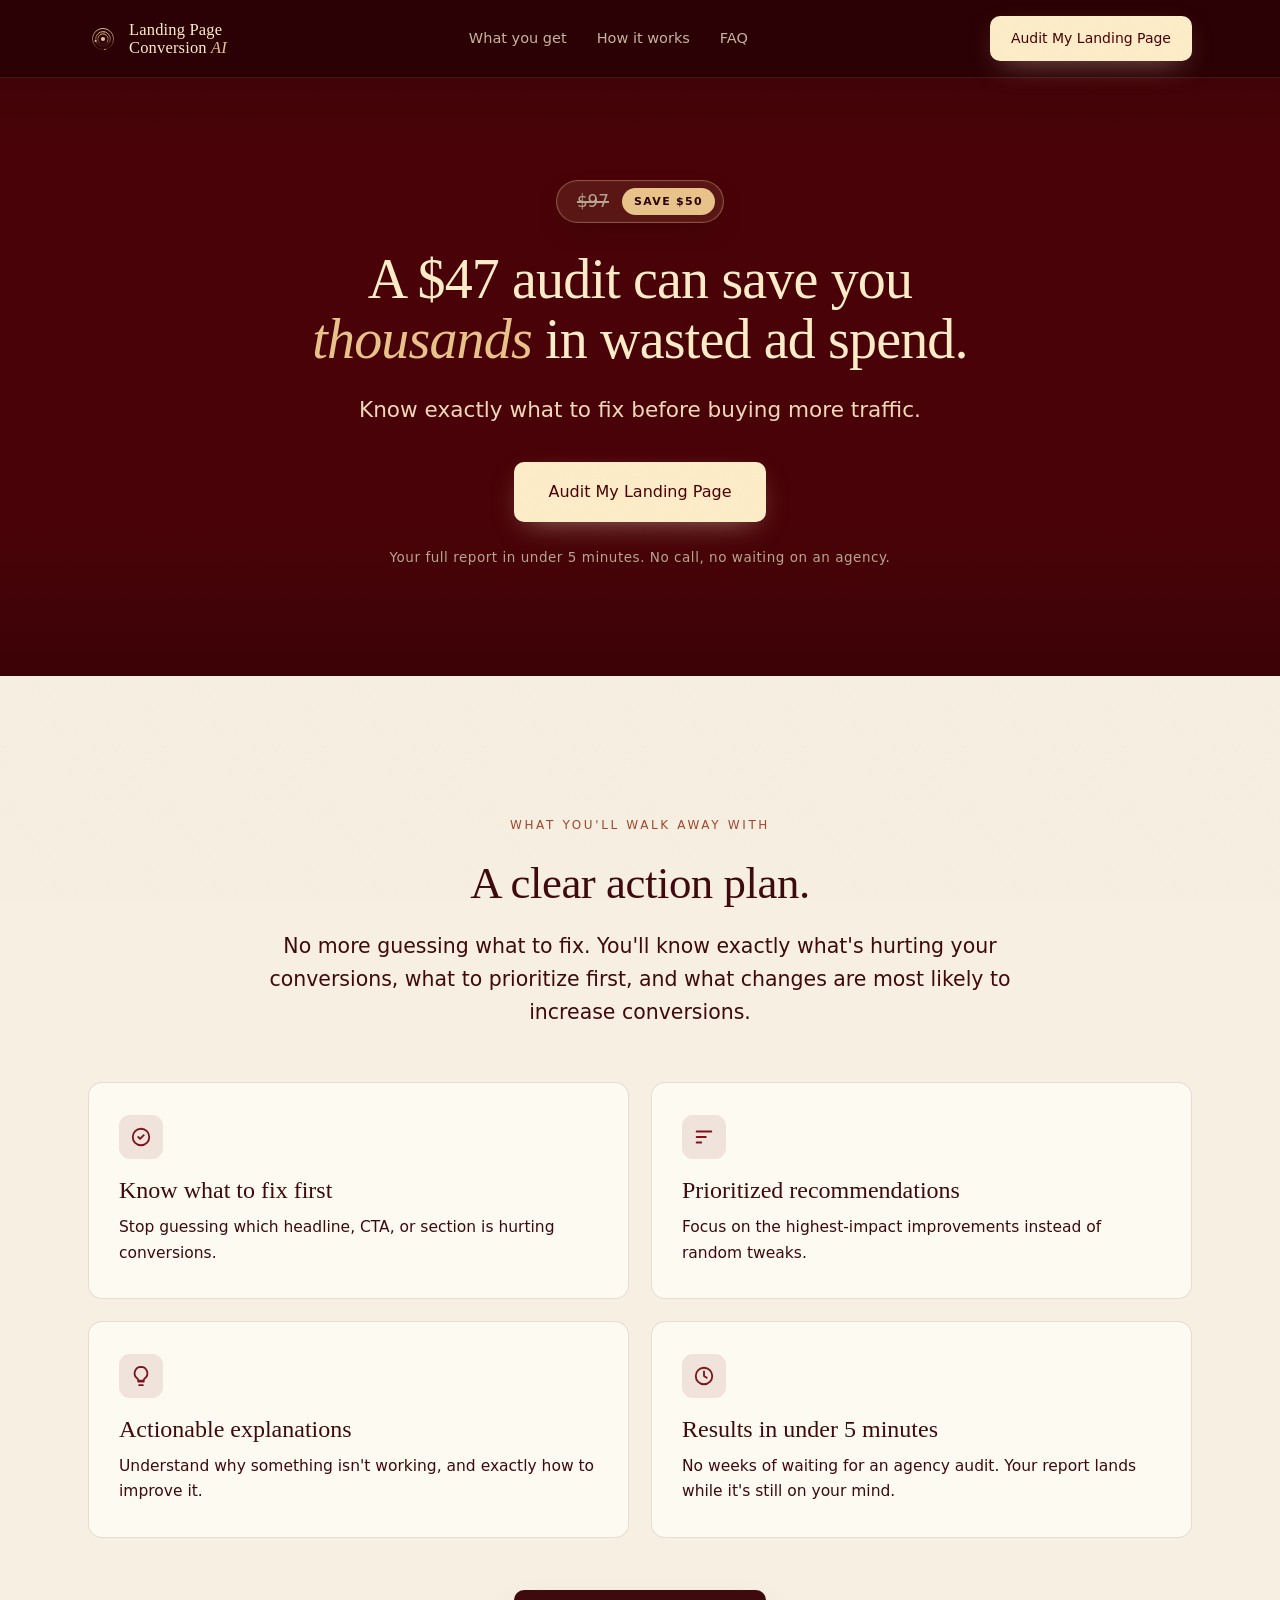
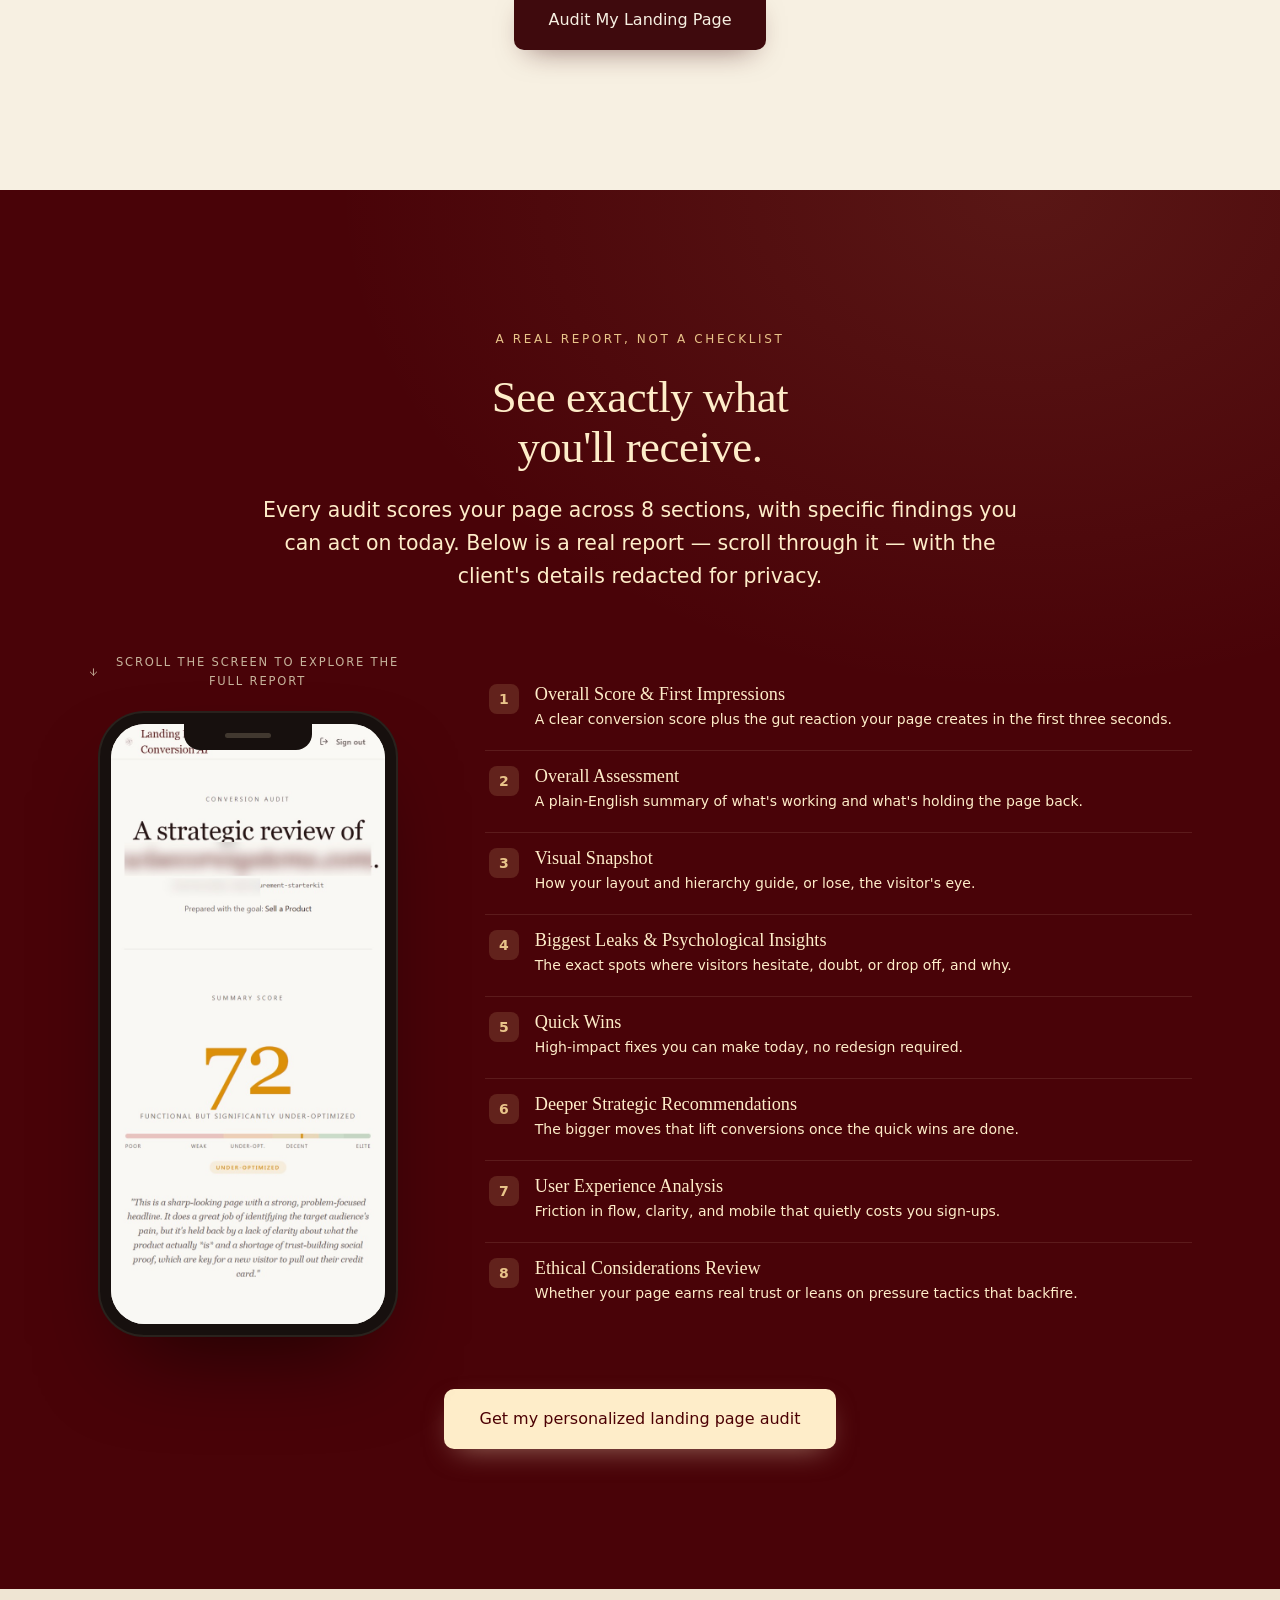
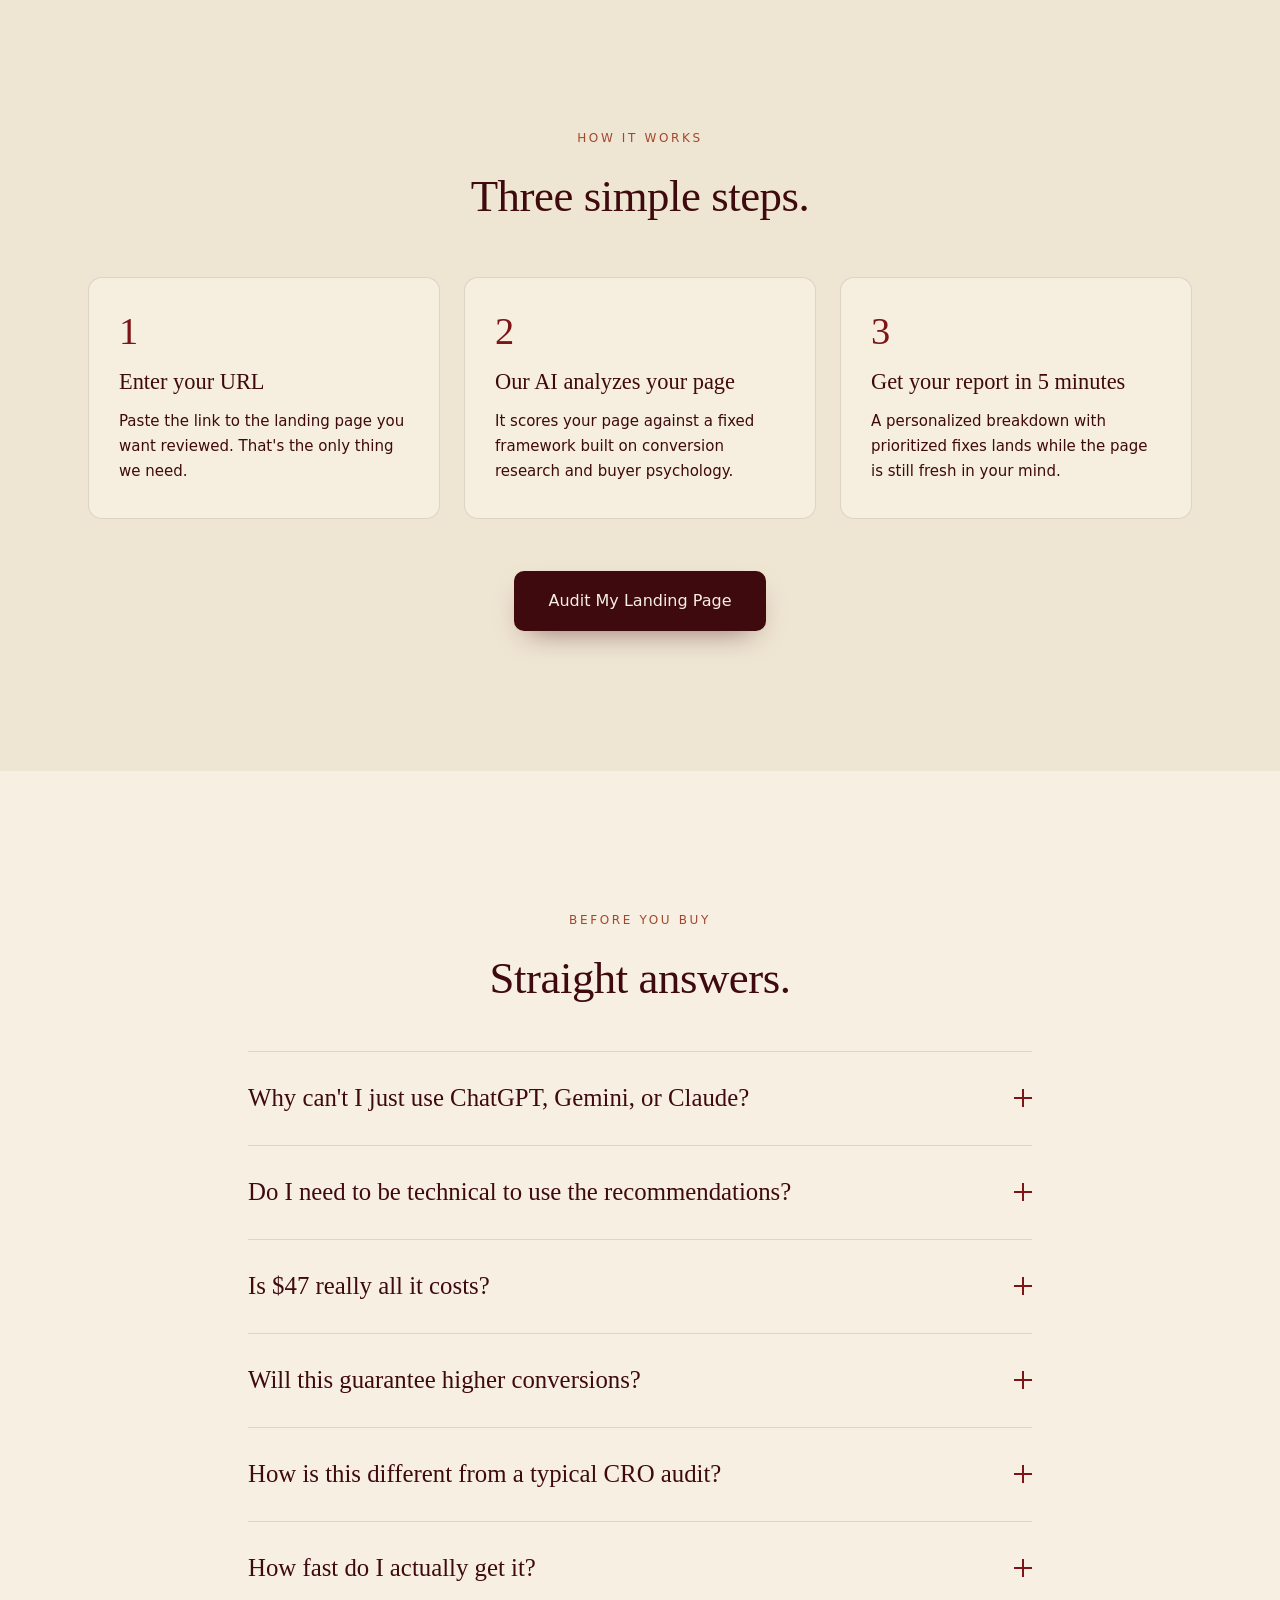
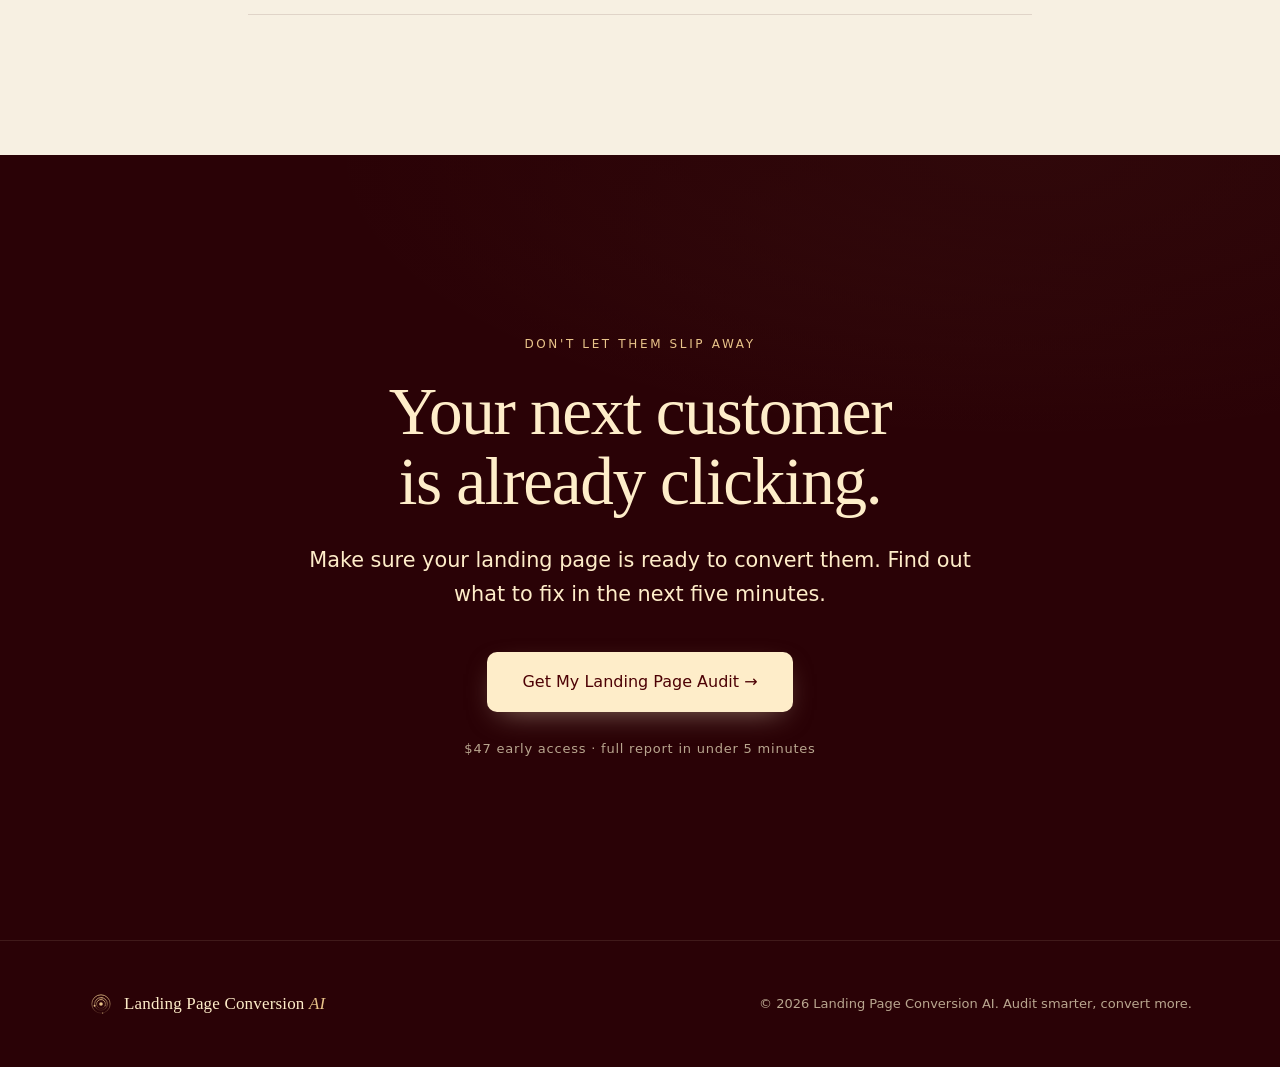
<file: landing-page-conversion-ai/index.html>
<!DOCTYPE html>
<html lang="en">
<head>
  <meta charset="UTF-8" />
  <meta name="viewport" content="width=device-width, initial-scale=1.0" />
  <title>Landing Page Conversion AI · $47 Landing Page Audit</title>
  <meta name="description" content="A $47 AI audit that shows you exactly what to fix on your landing page before you spend another dollar on traffic. Prioritized, actionable recommendations in under 5 minutes." />

  <!-- Analytics + heatmap (GA4 + Microsoft Clarity) — IDs live in analytics.js -->
  <script src="../analytics.js"></script>

  <link rel="stylesheet" href="../styles.css" />
  <link rel="stylesheet" href="audit.css" />
</head>
<body>
  <div class="grain" aria-hidden="true"></div>

  <!-- ============ NAV ============ -->
  <header class="nav" id="nav">
    <div class="nav__inner">
      <a class="brand" href="#top" aria-label="Landing Page Conversion AI home">
        <span class="brand__mark" aria-hidden="true">
          <svg viewBox="0 0 258 258" role="img" aria-label="Landing Page Conversion AI">
            <g class="rl-static">
              <circle cx="129" cy="129" r="44" fill="none" stroke="url(#rg1)"/>
              <circle cx="129" cy="129" r="63" fill="none" stroke="url(#rg2)"/>
              <circle cx="129" cy="129" r="91" fill="none" stroke="url(#rg3)"/>
            </g>
            <g class="ripples-orbit">
              <circle cx="145.6" cy="218.6" r="5.8" fill="currentColor"/>
              <circle cx="138.8" cy="66.8" r="5.2" fill="currentColor"/>
              <circle cx="170.1" cy="146.1" r="4.7" fill="currentColor"/>
              <circle cx="65.2" cy="146.2" r="9" fill="currentColor"/>
            </g>
            <circle cx="129" cy="129" r="18" fill="currentColor" class="ripples-core"/>
            <g fill="none" stroke="currentColor">
              <circle cx="129" cy="129" r="30" class="ripple-ring"/>
              <circle cx="129" cy="129" r="30" class="ripple-ring delay-1"/>
              <circle cx="129" cy="129" r="30" class="ripple-ring delay-2"/>
            </g>
            <defs>
              <linearGradient id="rg1" x1="129" y1="85" x2="129" y2="173" gradientUnits="userSpaceOnUse"><stop stop-color="currentColor"/><stop offset="0.84" stop-color="currentColor" stop-opacity="0.26"/><stop offset="1" stop-color="currentColor" stop-opacity="0.12"/></linearGradient>
              <linearGradient id="rg2" x1="129" y1="66" x2="129" y2="192" gradientUnits="userSpaceOnUse"><stop stop-color="currentColor"/><stop offset="0.84" stop-color="currentColor" stop-opacity="0.26"/><stop offset="1" stop-color="currentColor" stop-opacity="0.12"/></linearGradient>
              <linearGradient id="rg3" x1="129" y1="37" x2="129" y2="220" gradientUnits="userSpaceOnUse"><stop stop-color="currentColor"/><stop offset="0.84" stop-color="currentColor" stop-opacity="0.26"/><stop offset="1" stop-color="currentColor" stop-opacity="0.12"/></linearGradient>
            </defs>
          </svg>
        </span>
        <span class="brand__word">Landing&nbsp;Page<br/>Conversion&nbsp;<em>AI</em></span>
      </a>
      <nav class="nav__links" aria-label="Primary">
        <a href="#receive">What you get</a>
        <a href="#how">How it works</a>
        <a href="#faq">FAQ</a>
      </nav>
      <a href="https://whop.com/joined/ripples-space/products/landing-page-conversion-ai/" class="btn btn--cream nav__cta" target="_blank" rel="noopener">Audit My Landing Page</a>
    </div>
  </header>

  <main id="top">

    <!-- ============ HERO (red · single column, centered) ============ -->
    <section class="hero hero--audit" id="hero">
      <div class="hero__veil" aria-hidden="true"></div>

      <div class="hero__inner">
        <div class="hero__copy">
          <div class="price-tag reveal" aria-label="Normally 97 dollars — save 50 dollars">
            <s class="price-tag__was" aria-hidden="true">$97</s>
            <span class="price-tag__off">Save $50</span>
          </div>
          <h1 class="hero__title reveal">A $47 audit can save you <em>thousands</em> in wasted ad spend.</h1>
          <p class="hero__sub reveal">Know exactly what to fix before buying more traffic.</p>
          <div class="hero__actions reveal">
            <a href="https://whop.com/joined/ripples-space/products/landing-page-conversion-ai/" class="btn btn--cream btn--lg magnetic" target="_blank" rel="noopener">Audit My Landing Page</a>
          </div>
          <p class="hero__trust reveal">Your full report in under 5 minutes. No call, no waiting on an agency.</p>
        </div>
      </div>
    </section>

    <!-- ============ WHAT YOU'LL WALK AWAY WITH (light) ============ -->
    <section class="section" id="benefits">
      <div class="wrap">
        <div class="head--center">
          <p class="eyebrow reveal">What you'll walk away with</p>
          <h2 class="section__title center reveal">A clear action plan.</h2>
        </div>
        <p class="lede center reveal">No more guessing what to fix. You'll know exactly what's hurting your conversions, what to prioritize first, and what changes are most likely to increase conversions.</p>

        <div class="benefits">
          <article class="benefit reveal">
            <span class="benefit__ic" aria-hidden="true">
              <svg viewBox="0 0 24 24" fill="none" stroke="currentColor" stroke-width="2" stroke-linecap="round" stroke-linejoin="round"><path d="m9 12 2 2 4-4"/><circle cx="12" cy="12" r="9"/></svg>
            </span>
            <h3>Know what to fix first</h3>
            <p>Stop guessing which headline, CTA, or section is hurting conversions.</p>
          </article>
          <article class="benefit reveal">
            <span class="benefit__ic" aria-hidden="true">
              <svg viewBox="0 0 24 24" fill="none" stroke="currentColor" stroke-width="2" stroke-linecap="round" stroke-linejoin="round"><line x1="4" y1="6" x2="20" y2="6"/><line x1="4" y1="12" x2="14" y2="12"/><line x1="4" y1="18" x2="9" y2="18"/></svg>
            </span>
            <h3>Prioritized recommendations</h3>
            <p>Focus on the highest-impact improvements instead of random tweaks.</p>
          </article>
          <article class="benefit reveal">
            <span class="benefit__ic" aria-hidden="true">
              <svg viewBox="0 0 24 24" fill="none" stroke="currentColor" stroke-width="2" stroke-linecap="round" stroke-linejoin="round"><path d="M9 18h6"/><path d="M10 22h4"/><path d="M12 2a7 7 0 0 0-4 12.7c.6.5 1 1.3 1 2.3h6c0-1 .4-1.8 1-2.3A7 7 0 0 0 12 2Z"/></svg>
            </span>
            <h3>Actionable explanations</h3>
            <p>Understand why something isn't working, and exactly how to improve it.</p>
          </article>
          <article class="benefit reveal">
            <span class="benefit__ic" aria-hidden="true">
              <svg viewBox="0 0 24 24" fill="none" stroke="currentColor" stroke-width="2" stroke-linecap="round" stroke-linejoin="round"><circle cx="12" cy="12" r="9"/><path d="M12 7v5l3 2"/></svg>
            </span>
            <h3>Results in under 5 minutes</h3>
            <p>No weeks of waiting for an agency audit. Your report lands while it's still on your mind.</p>
          </article>
        </div>

        <div class="section__cta">
          <a href="https://whop.com/joined/ripples-space/products/landing-page-conversion-ai/" class="btn btn--ink btn--lg magnetic" target="_blank" rel="noopener">Audit My Landing Page</a>
        </div>
      </div>
    </section>

    <!-- ============ SEE EXACTLY WHAT YOU'LL RECEIVE (red) ============ -->
    <section class="section sec--red" id="receive">
      <div class="wrap">
        <div class="head--center">
          <p class="eyebrow center reveal">A real report, not a checklist</p>
          <h2 class="section__title center reveal">See exactly what you'll receive.</h2>
        </div>
        <p class="lede center receive__lede reveal">Every audit scores your page across 8 sections, with specific findings you can act on today. Below is a real report — scroll through it — with the client's details redacted for privacy.</p>

        <div class="receive-grid">
          <!-- real audit inside a phone frame; scroll within the screen -->
          <div class="receive-phone reveal">
            <p class="phone__hint" aria-hidden="true">
              <svg viewBox="0 0 24 24" fill="none" stroke="currentColor" stroke-width="2" stroke-linecap="round" stroke-linejoin="round"><path d="M12 5v14"/><path d="m19 12-7 7-7-7"/></svg>
              Scroll the screen to explore the full report
            </p>
            <div class="phone">
              <span class="phone__notch" aria-hidden="true"></span>
              <div class="phone__screen">
                <div class="phone__scroll">
                  <img src="assets/sample-audit-mobile.jpg" width="650" height="12372" loading="lazy"
                       alt="A real Landing Page Conversion AI audit report, with the client's domain redacted: overall score of 72, first impressions, a full-page snapshot of the reviewed page, the biggest conversion leaks, quick wins, deeper recommendations, UX analysis, and ethical notes." />
                </div>
              </div>
            </div>
          </div>

          <!-- the 8 report sections, annotated -->
          <div class="callouts reveal">
            <div class="callout">
              <span class="callout__num">1</span>
              <div class="callout__tx"><h4>Overall Score &amp; First Impressions</h4><p>A clear conversion score plus the gut reaction your page creates in the first three seconds.</p></div>
            </div>
            <div class="callout">
              <span class="callout__num">2</span>
              <div class="callout__tx"><h4>Overall Assessment</h4><p>A plain-English summary of what's working and what's holding the page back.</p></div>
            </div>
            <div class="callout">
              <span class="callout__num">3</span>
              <div class="callout__tx"><h4>Visual Snapshot</h4><p>How your layout and hierarchy guide, or lose, the visitor's eye.</p></div>
            </div>
            <div class="callout">
              <span class="callout__num">4</span>
              <div class="callout__tx"><h4>Biggest Leaks &amp; Psychological Insights</h4><p>The exact spots where visitors hesitate, doubt, or drop off, and why.</p></div>
            </div>
            <div class="callout">
              <span class="callout__num">5</span>
              <div class="callout__tx"><h4>Quick Wins</h4><p>High-impact fixes you can make today, no redesign required.</p></div>
            </div>
            <div class="callout">
              <span class="callout__num">6</span>
              <div class="callout__tx"><h4>Deeper Strategic Recommendations</h4><p>The bigger moves that lift conversions once the quick wins are done.</p></div>
            </div>
            <div class="callout">
              <span class="callout__num">7</span>
              <div class="callout__tx"><h4>User Experience Analysis</h4><p>Friction in flow, clarity, and mobile that quietly costs you sign-ups.</p></div>
            </div>
            <div class="callout">
              <span class="callout__num">8</span>
              <div class="callout__tx"><h4>Ethical Considerations Review</h4><p>Whether your page earns real trust or leans on pressure tactics that backfire.</p></div>
            </div>
          </div>
        </div>

        <div class="section__cta">
          <a href="https://whop.com/joined/ripples-space/products/landing-page-conversion-ai/" class="btn btn--cream btn--lg magnetic" target="_blank" rel="noopener">Get my personalized landing page audit</a>
        </div>
      </div>
    </section>

    <!-- ============ HOW IT WORKS (light) ============ -->
    <section class="section sec--alt" id="how">
      <div class="wrap">
        <div class="head--center">
          <p class="eyebrow reveal">How it works</p>
          <h2 class="section__title center reveal">Three simple steps.</h2>
        </div>

        <div class="steps">
          <article class="step reveal">
            <span class="step__num">1</span>
            <h3>Enter your URL</h3>
            <p>Paste the link to the landing page you want reviewed. That's the only thing we need.</p>
          </article>
          <article class="step reveal">
            <span class="step__num">2</span>
            <h3>Our AI analyzes your page</h3>
            <p>It scores your page against a fixed framework built on conversion research and buyer psychology.</p>
          </article>
          <article class="step reveal">
            <span class="step__num">3</span>
            <h3>Get your report in 5 minutes</h3>
            <p>A personalized breakdown with prioritized fixes lands while the page is still fresh in your mind.</p>
          </article>
        </div>

        <div class="section__cta">
          <a href="https://whop.com/joined/ripples-space/products/landing-page-conversion-ai/" class="btn btn--ink btn--lg magnetic" target="_blank" rel="noopener">Audit My Landing Page</a>
        </div>
      </div>
    </section>

    <!-- ============ FAQ (light) ============ -->
    <section class="section" id="faq">
      <div class="wrap wrap--narrow">
        <div class="head--center">
          <p class="eyebrow reveal">Before you buy</p>
          <h2 class="section__title center reveal">Straight answers.</h2>
        </div>

        <div class="accordion">
          <details class="qa reveal">
            <summary>Why can't I just use ChatGPT, Gemini, or Claude?<span class="qa__x"></span></summary>
            <div class="qa__a"><p>You can, but general AI models are designed to answer almost anything. This tool is specifically built for landing page conversion optimization. It uses a specialized evaluation framework based on CRO best practices, conversion psychology, UX, copywriting, and accessibility to deliver consistent, prioritized, and actionable recommendations, far more detailed and nuanced than a general chatbot's one-off reply.</p></div>
          </details>
          <details class="qa reveal">
            <summary>Do I need to be technical to use the recommendations?<span class="qa__x"></span></summary>
            <div class="qa__a"><p>Not at all. Every recommendation is written in plain language and explains both the <em>why</em> and the <em>how</em>. Whether you built the page yourself or work with a team, you'll know exactly what to change.</p></div>
          </details>
          <details class="qa reveal">
            <summary>Is $47 really all it costs?<span class="qa__x"></span></summary>
            <div class="qa__a"><p>Yes. $47 is early-access pricing (regular $97) for a full audit, no upsell required to get value. It's a fraction of what one round of wasted ad spend costs you, and a fraction of an agency audit.</p></div>
          </details>
          <details class="qa reveal">
            <summary>Will this guarantee higher conversions?<span class="qa__x"></span></summary>
            <div class="qa__a"><p>No honest audit can promise a specific number. What it does is remove the guesswork: clearer messaging, stronger trust, and less friction create the conditions for better performance. You'll know precisely what to improve first.</p></div>
          </details>
          <details class="qa reveal">
            <summary>How is this different from a typical CRO audit?<span class="qa__x"></span></summary>
            <div class="qa__a"><p>Traditional CRO audits often require hiring a consultant and waiting days or weeks for feedback. Our AI delivers a comprehensive audit in minutes using a framework based on proven conversion principles, highlighting the biggest opportunities to improve conversions and prioritize your next steps.</p></div>
          </details>
          <details class="qa reveal">
            <summary>How fast do I actually get it?<span class="qa__x"></span></summary>
            <div class="qa__a"><p>Under five minutes. You enter your URL, the AI runs the full assessment, and your personalized report is ready, no calls to book and no waiting days for an agency.</p></div>
          </details>
        </div>
      </div>
    </section>

    <!-- ============ FINAL CTA (red) ============ -->
    <section class="section sec--red cta" id="get-audit">
      <div class="wrap wrap--narrow cta__inner">
        <p class="eyebrow center reveal">Don't let them slip away</p>
        <h2 class="cta__title reveal">Your next customer is already clicking.</h2>
        <p class="cta__sub reveal">Make sure your landing page is ready to convert them. Find out what to fix in the next five minutes.</p>
        <div class="cta__actions reveal">
          <a href="https://whop.com/joined/ripples-space/products/landing-page-conversion-ai/" class="btn btn--cream btn--lg magnetic" target="_blank" rel="noopener">Get My Landing Page Audit →</a>
        </div>
        <p class="cta__note reveal">$47 early access · full report in under 5 minutes</p>
      </div>
    </section>
  </main>

  <!-- ============ FOOTER ============ -->
  <footer class="footer">
    <div class="wrap footer__inner">
      <div class="footer__brand">
        <span class="brand__mark" aria-hidden="true">
          <svg viewBox="0 0 258 258" role="img" aria-label="Landing Page Conversion AI">
            <g class="rl-static">
              <circle cx="129" cy="129" r="44" fill="none" stroke="url(#rg1f)"/>
              <circle cx="129" cy="129" r="63" fill="none" stroke="url(#rg2f)"/>
              <circle cx="129" cy="129" r="91" fill="none" stroke="url(#rg3f)"/>
            </g>
            <g class="ripples-orbit">
              <circle cx="145.6" cy="218.6" r="5.8" fill="currentColor"/>
              <circle cx="138.8" cy="66.8" r="5.2" fill="currentColor"/>
              <circle cx="170.1" cy="146.1" r="4.7" fill="currentColor"/>
              <circle cx="65.2" cy="146.2" r="9" fill="currentColor"/>
            </g>
            <circle cx="129" cy="129" r="18" fill="currentColor" class="ripples-core"/>
            <g fill="none" stroke="currentColor">
              <circle cx="129" cy="129" r="30" class="ripple-ring"/>
              <circle cx="129" cy="129" r="30" class="ripple-ring delay-1"/>
              <circle cx="129" cy="129" r="30" class="ripple-ring delay-2"/>
            </g>
            <defs>
              <linearGradient id="rg1f" x1="129" y1="85" x2="129" y2="173" gradientUnits="userSpaceOnUse"><stop stop-color="currentColor"/><stop offset="0.84" stop-color="currentColor" stop-opacity="0.26"/><stop offset="1" stop-color="currentColor" stop-opacity="0.12"/></linearGradient>
              <linearGradient id="rg2f" x1="129" y1="66" x2="129" y2="192" gradientUnits="userSpaceOnUse"><stop stop-color="currentColor"/><stop offset="0.84" stop-color="currentColor" stop-opacity="0.26"/><stop offset="1" stop-color="currentColor" stop-opacity="0.12"/></linearGradient>
              <linearGradient id="rg3f" x1="129" y1="37" x2="129" y2="220" gradientUnits="userSpaceOnUse"><stop stop-color="currentColor"/><stop offset="0.84" stop-color="currentColor" stop-opacity="0.26"/><stop offset="1" stop-color="currentColor" stop-opacity="0.12"/></linearGradient>
            </defs>
          </svg>
        </span>
        <span class="brand__word">Landing Page Conversion <em>AI</em></span>
      </div>
      <p class="footer__copy">© 2026 Landing Page Conversion AI. Audit smarter, convert more.</p>
    </div>
  </footer>

  <!-- This page intentionally ships no JavaScript. The FAQ uses native
       <details>, the phone mockup scrolls with native CSS overflow, and all
       content is visible without JS — so a script error can never blank the
       page or cost a conversion. -->
</body>
</html>
</file>
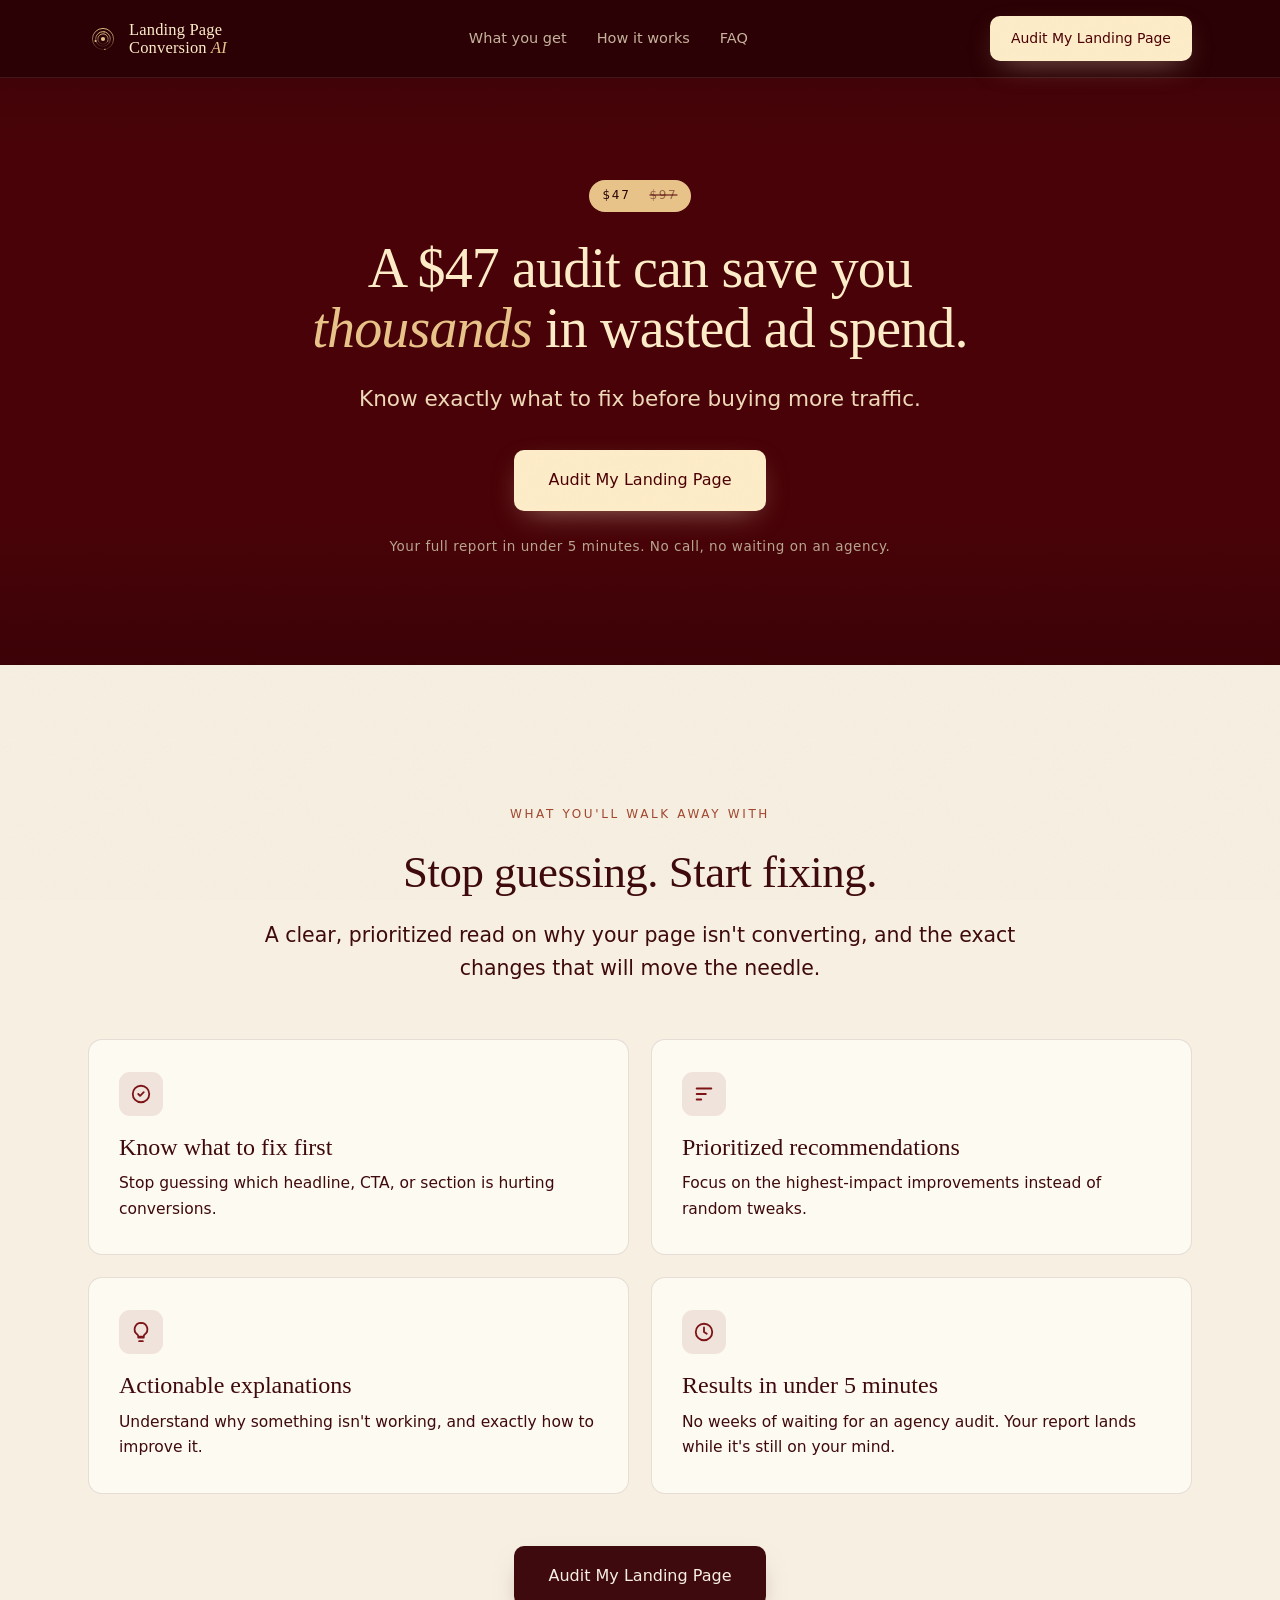
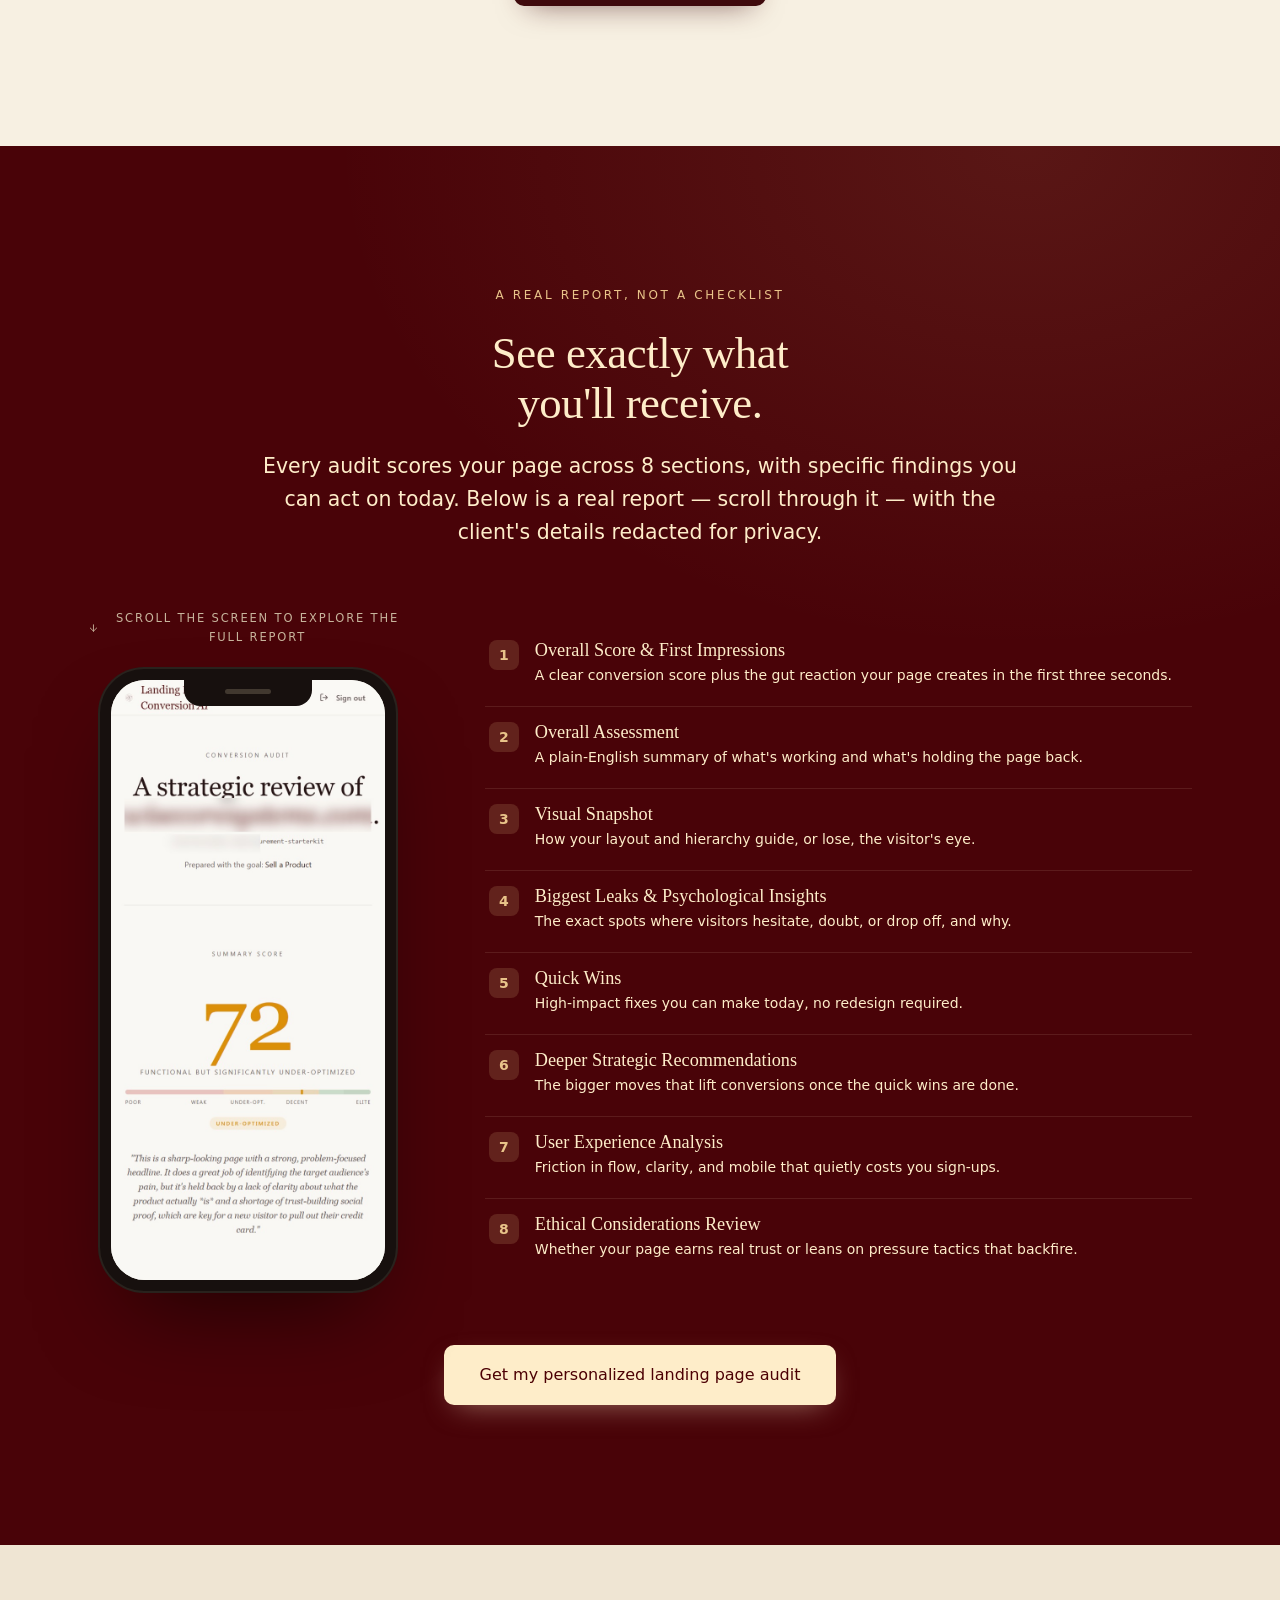
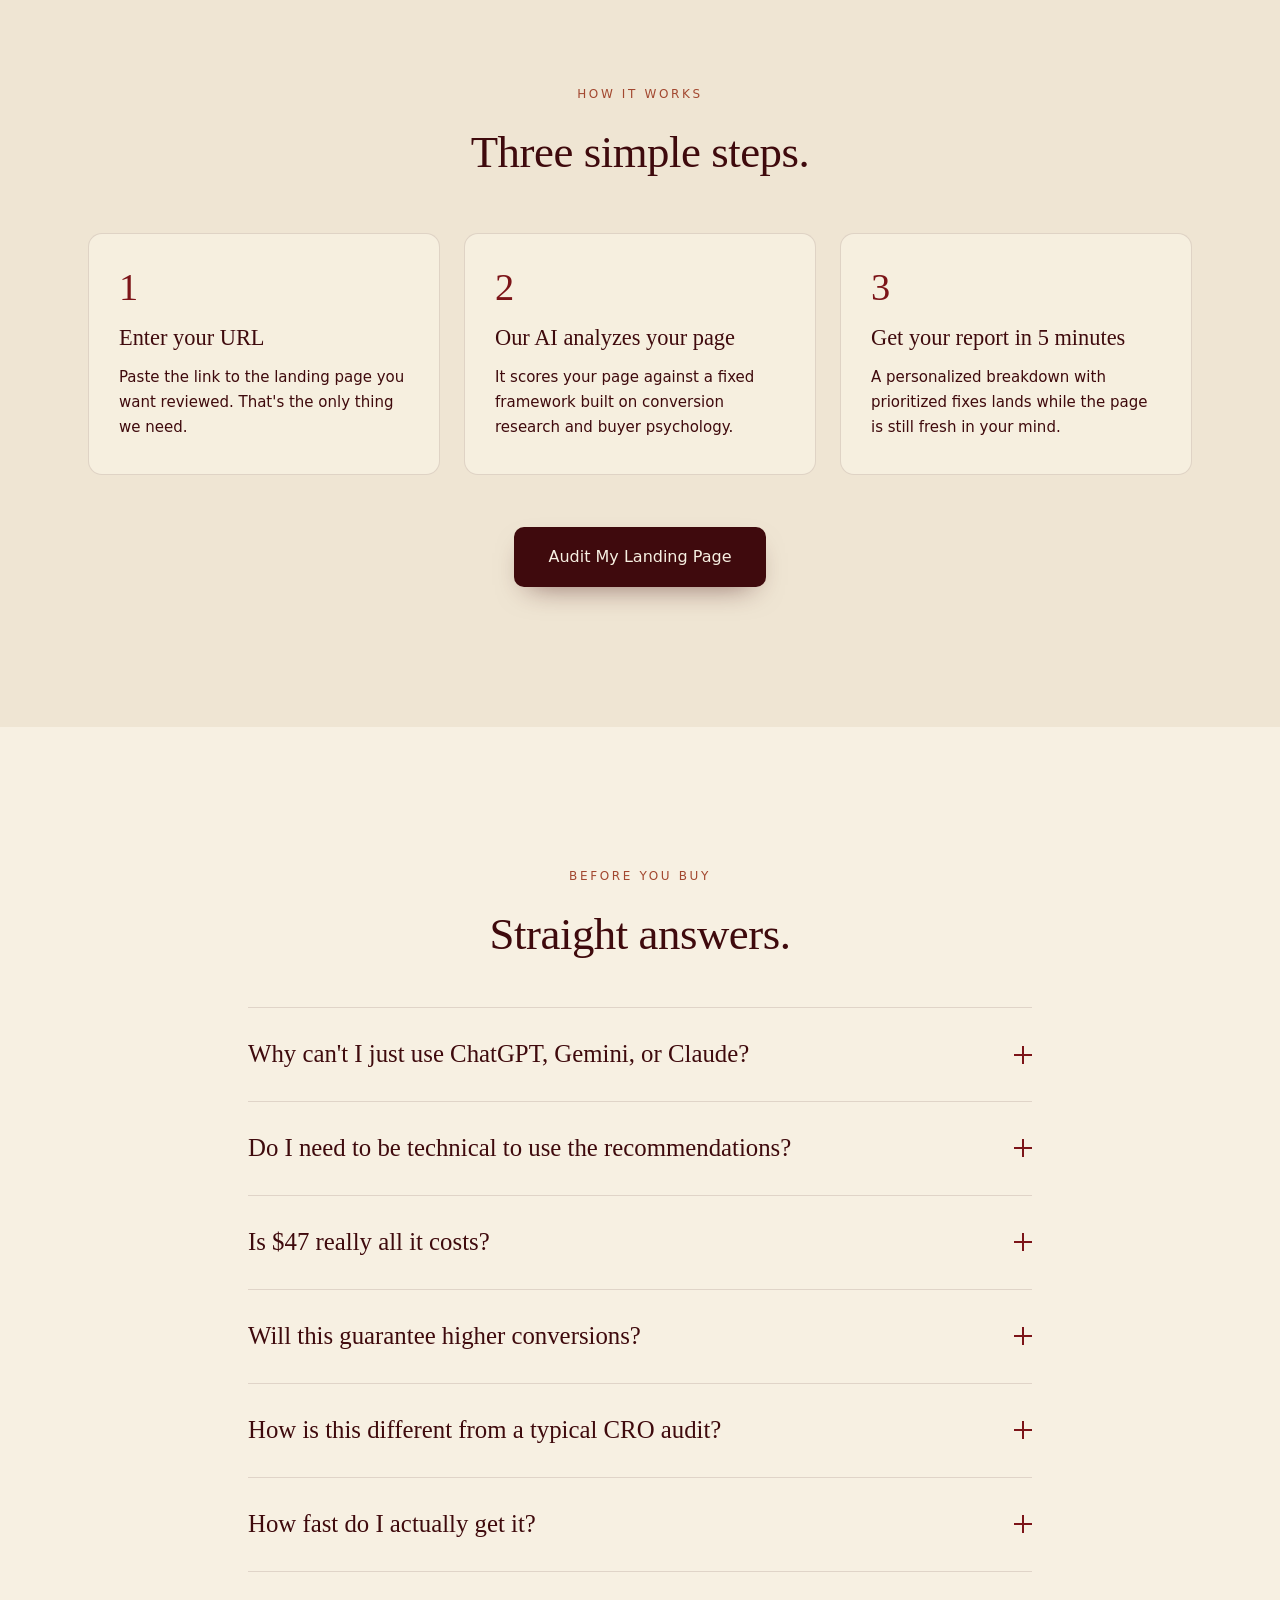
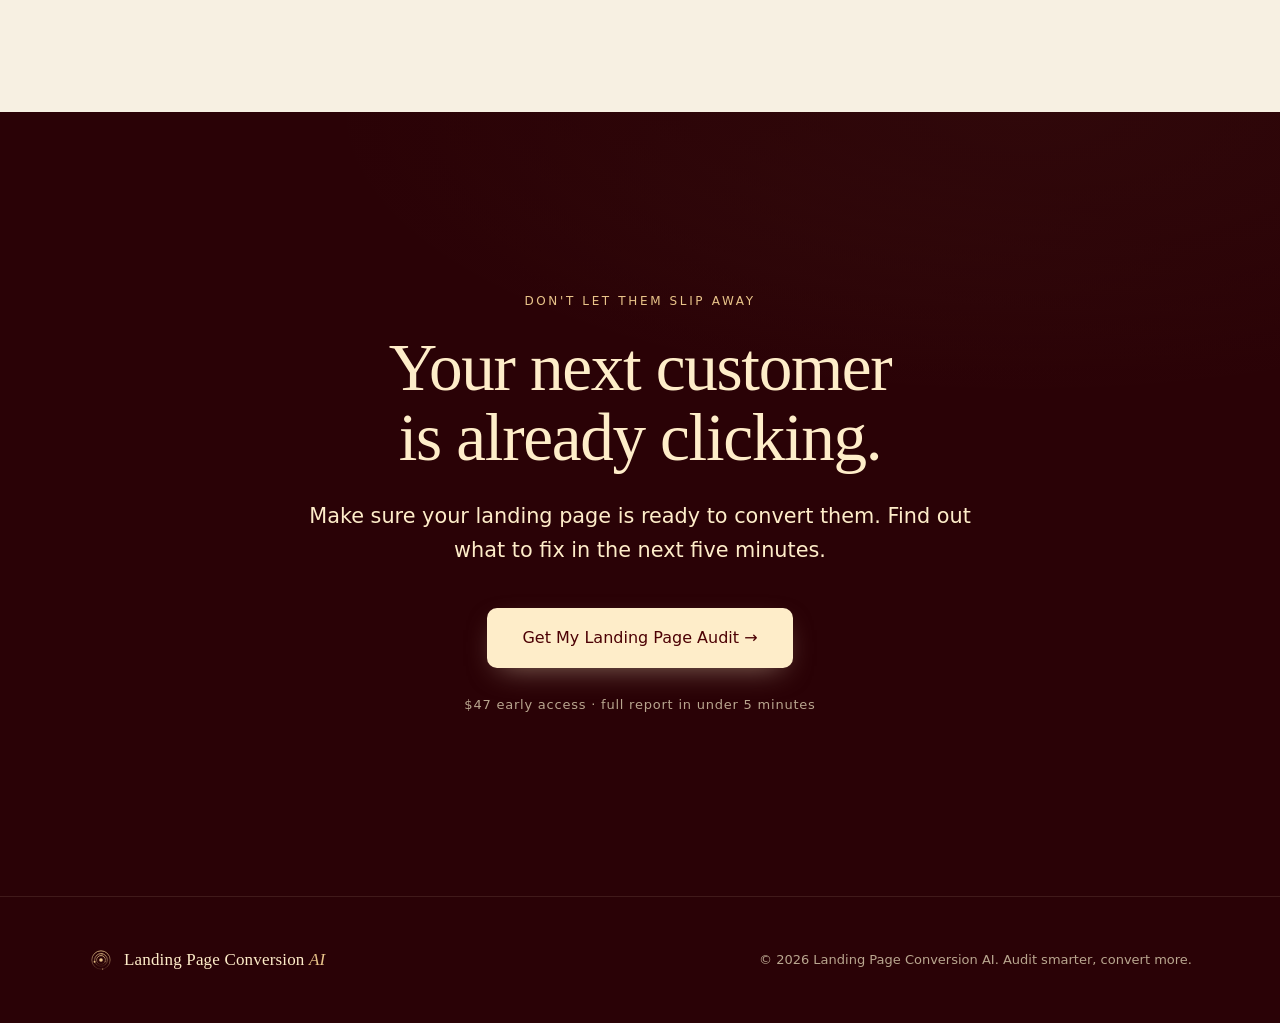
<file: landing-page-conversion-audit/index.html>
<!DOCTYPE html>
<html lang="en">
<head>
  <meta charset="UTF-8" />
  <meta name="viewport" content="width=device-width, initial-scale=1.0" />
  <title>Landing Page Conversion AI · $47 Landing Page Audit</title>
  <meta name="description" content="A $47 AI audit that shows you exactly what to fix on your landing page before you spend another dollar on traffic. Prioritized, actionable recommendations in under 5 minutes." />

  <link rel="stylesheet" href="../styles.css" />
  <link rel="stylesheet" href="audit.css" />
</head>
<body>
  <div class="grain" aria-hidden="true"></div>

  <!-- ============ NAV ============ -->
  <header class="nav" id="nav">
    <div class="nav__inner">
      <a class="brand" href="#top" aria-label="Landing Page Conversion AI home">
        <span class="brand__mark" aria-hidden="true">
          <svg viewBox="0 0 258 258" role="img" aria-label="Landing Page Conversion AI">
            <g class="rl-static">
              <circle cx="129" cy="129" r="44" fill="none" stroke="url(#rg1)"/>
              <circle cx="129" cy="129" r="63" fill="none" stroke="url(#rg2)"/>
              <circle cx="129" cy="129" r="91" fill="none" stroke="url(#rg3)"/>
            </g>
            <g class="ripples-orbit">
              <circle cx="145.6" cy="218.6" r="5.8" fill="currentColor"/>
              <circle cx="138.8" cy="66.8" r="5.2" fill="currentColor"/>
              <circle cx="170.1" cy="146.1" r="4.7" fill="currentColor"/>
              <circle cx="65.2" cy="146.2" r="9" fill="currentColor"/>
            </g>
            <circle cx="129" cy="129" r="18" fill="currentColor" class="ripples-core"/>
            <g fill="none" stroke="currentColor">
              <circle cx="129" cy="129" r="30" class="ripple-ring"/>
              <circle cx="129" cy="129" r="30" class="ripple-ring delay-1"/>
              <circle cx="129" cy="129" r="30" class="ripple-ring delay-2"/>
            </g>
            <defs>
              <linearGradient id="rg1" x1="129" y1="85" x2="129" y2="173" gradientUnits="userSpaceOnUse"><stop stop-color="currentColor"/><stop offset="0.84" stop-color="currentColor" stop-opacity="0.26"/><stop offset="1" stop-color="currentColor" stop-opacity="0.12"/></linearGradient>
              <linearGradient id="rg2" x1="129" y1="66" x2="129" y2="192" gradientUnits="userSpaceOnUse"><stop stop-color="currentColor"/><stop offset="0.84" stop-color="currentColor" stop-opacity="0.26"/><stop offset="1" stop-color="currentColor" stop-opacity="0.12"/></linearGradient>
              <linearGradient id="rg3" x1="129" y1="37" x2="129" y2="220" gradientUnits="userSpaceOnUse"><stop stop-color="currentColor"/><stop offset="0.84" stop-color="currentColor" stop-opacity="0.26"/><stop offset="1" stop-color="currentColor" stop-opacity="0.12"/></linearGradient>
            </defs>
          </svg>
        </span>
        <span class="brand__word">Landing&nbsp;Page<br/>Conversion&nbsp;<em>AI</em></span>
      </a>
      <nav class="nav__links" aria-label="Primary">
        <a href="#receive">What you get</a>
        <a href="#how">How it works</a>
        <a href="#faq">FAQ</a>
      </nav>
      <a href="https://whop.com/joined/ripples-space/products/landing-page-conversion-ai/" class="btn btn--cream nav__cta" target="_blank" rel="noopener">Audit My Landing Page</a>
    </div>
  </header>

  <main id="top">

    <!-- ============ HERO (red · single column, centered) ============ -->
    <section class="hero hero--audit" id="hero">
      <div class="hero__veil" aria-hidden="true"></div>

      <div class="hero__inner">
        <div class="hero__copy">
          <p class="eyebrow reveal">
            <span class="price-pill">$47 &nbsp;<s>$97</s></span>
          </p>
          <h1 class="hero__title reveal">A $47 audit can save you <em>thousands</em> in wasted ad spend.</h1>
          <p class="hero__sub reveal">Know exactly what to fix before buying more traffic.</p>
          <div class="hero__actions reveal">
            <a href="https://whop.com/joined/ripples-space/products/landing-page-conversion-ai/" class="btn btn--cream btn--lg magnetic" target="_blank" rel="noopener">Audit My Landing Page</a>
          </div>
          <p class="hero__trust reveal">Your full report in under 5 minutes. No call, no waiting on an agency.</p>
        </div>
      </div>
    </section>

    <!-- ============ WHAT YOU'LL WALK AWAY WITH (light) ============ -->
    <section class="section" id="benefits">
      <div class="wrap">
        <div class="head--center">
          <p class="eyebrow reveal">What you'll walk away with</p>
          <h2 class="section__title center reveal">Stop guessing. Start fixing.</h2>
        </div>
        <p class="lede center reveal">A clear, prioritized read on why your page isn't converting, and the exact changes that will move the needle.</p>

        <div class="benefits">
          <article class="benefit reveal">
            <span class="benefit__ic" aria-hidden="true">
              <svg viewBox="0 0 24 24" fill="none" stroke="currentColor" stroke-width="2" stroke-linecap="round" stroke-linejoin="round"><path d="m9 12 2 2 4-4"/><circle cx="12" cy="12" r="9"/></svg>
            </span>
            <h3>Know what to fix first</h3>
            <p>Stop guessing which headline, CTA, or section is hurting conversions.</p>
          </article>
          <article class="benefit reveal">
            <span class="benefit__ic" aria-hidden="true">
              <svg viewBox="0 0 24 24" fill="none" stroke="currentColor" stroke-width="2" stroke-linecap="round" stroke-linejoin="round"><line x1="4" y1="6" x2="20" y2="6"/><line x1="4" y1="12" x2="14" y2="12"/><line x1="4" y1="18" x2="9" y2="18"/></svg>
            </span>
            <h3>Prioritized recommendations</h3>
            <p>Focus on the highest-impact improvements instead of random tweaks.</p>
          </article>
          <article class="benefit reveal">
            <span class="benefit__ic" aria-hidden="true">
              <svg viewBox="0 0 24 24" fill="none" stroke="currentColor" stroke-width="2" stroke-linecap="round" stroke-linejoin="round"><path d="M9 18h6"/><path d="M10 22h4"/><path d="M12 2a7 7 0 0 0-4 12.7c.6.5 1 1.3 1 2.3h6c0-1 .4-1.8 1-2.3A7 7 0 0 0 12 2Z"/></svg>
            </span>
            <h3>Actionable explanations</h3>
            <p>Understand why something isn't working, and exactly how to improve it.</p>
          </article>
          <article class="benefit reveal">
            <span class="benefit__ic" aria-hidden="true">
              <svg viewBox="0 0 24 24" fill="none" stroke="currentColor" stroke-width="2" stroke-linecap="round" stroke-linejoin="round"><circle cx="12" cy="12" r="9"/><path d="M12 7v5l3 2"/></svg>
            </span>
            <h3>Results in under 5 minutes</h3>
            <p>No weeks of waiting for an agency audit. Your report lands while it's still on your mind.</p>
          </article>
        </div>

        <div class="section__cta">
          <a href="https://whop.com/joined/ripples-space/products/landing-page-conversion-ai/" class="btn btn--ink btn--lg magnetic" target="_blank" rel="noopener">Audit My Landing Page</a>
        </div>
      </div>
    </section>

    <!-- ============ SEE EXACTLY WHAT YOU'LL RECEIVE (red) ============ -->
    <section class="section sec--red" id="receive">
      <div class="wrap">
        <div class="head--center">
          <p class="eyebrow center reveal">A real report, not a checklist</p>
          <h2 class="section__title center reveal">See exactly what you'll receive.</h2>
        </div>
        <p class="lede center receive__lede reveal">Every audit scores your page across 8 sections, with specific findings you can act on today. Below is a real report — scroll through it — with the client's details redacted for privacy.</p>

        <div class="receive-grid">
          <!-- real audit inside a phone frame; scroll within the screen -->
          <div class="receive-phone reveal">
            <p class="phone__hint" aria-hidden="true">
              <svg viewBox="0 0 24 24" fill="none" stroke="currentColor" stroke-width="2" stroke-linecap="round" stroke-linejoin="round"><path d="M12 5v14"/><path d="m19 12-7 7-7-7"/></svg>
              Scroll the screen to explore the full report
            </p>
            <div class="phone">
              <span class="phone__notch" aria-hidden="true"></span>
              <div class="phone__screen">
                <div class="phone__scroll">
                  <img src="assets/sample-audit-mobile.jpg" width="650" height="12372" loading="lazy"
                       alt="A real Landing Page Conversion AI audit report, with the client's domain redacted: overall score of 72, first impressions, a full-page snapshot of the reviewed page, the biggest conversion leaks, quick wins, deeper recommendations, UX analysis, and ethical notes." />
                </div>
              </div>
            </div>
          </div>

          <!-- the 8 report sections, annotated -->
          <div class="callouts reveal">
            <div class="callout">
              <span class="callout__num">1</span>
              <div class="callout__tx"><h4>Overall Score &amp; First Impressions</h4><p>A clear conversion score plus the gut reaction your page creates in the first three seconds.</p></div>
            </div>
            <div class="callout">
              <span class="callout__num">2</span>
              <div class="callout__tx"><h4>Overall Assessment</h4><p>A plain-English summary of what's working and what's holding the page back.</p></div>
            </div>
            <div class="callout">
              <span class="callout__num">3</span>
              <div class="callout__tx"><h4>Visual Snapshot</h4><p>How your layout and hierarchy guide, or lose, the visitor's eye.</p></div>
            </div>
            <div class="callout">
              <span class="callout__num">4</span>
              <div class="callout__tx"><h4>Biggest Leaks &amp; Psychological Insights</h4><p>The exact spots where visitors hesitate, doubt, or drop off, and why.</p></div>
            </div>
            <div class="callout">
              <span class="callout__num">5</span>
              <div class="callout__tx"><h4>Quick Wins</h4><p>High-impact fixes you can make today, no redesign required.</p></div>
            </div>
            <div class="callout">
              <span class="callout__num">6</span>
              <div class="callout__tx"><h4>Deeper Strategic Recommendations</h4><p>The bigger moves that lift conversions once the quick wins are done.</p></div>
            </div>
            <div class="callout">
              <span class="callout__num">7</span>
              <div class="callout__tx"><h4>User Experience Analysis</h4><p>Friction in flow, clarity, and mobile that quietly costs you sign-ups.</p></div>
            </div>
            <div class="callout">
              <span class="callout__num">8</span>
              <div class="callout__tx"><h4>Ethical Considerations Review</h4><p>Whether your page earns real trust or leans on pressure tactics that backfire.</p></div>
            </div>
          </div>
        </div>

        <div class="section__cta">
          <a href="https://whop.com/joined/ripples-space/products/landing-page-conversion-ai/" class="btn btn--cream btn--lg magnetic" target="_blank" rel="noopener">Get my personalized landing page audit</a>
        </div>
      </div>
    </section>

    <!-- ============ HOW IT WORKS (light) ============ -->
    <section class="section sec--alt" id="how">
      <div class="wrap">
        <div class="head--center">
          <p class="eyebrow reveal">How it works</p>
          <h2 class="section__title center reveal">Three simple steps.</h2>
        </div>

        <div class="steps">
          <article class="step reveal">
            <span class="step__num">1</span>
            <h3>Enter your URL</h3>
            <p>Paste the link to the landing page you want reviewed. That's the only thing we need.</p>
          </article>
          <article class="step reveal">
            <span class="step__num">2</span>
            <h3>Our AI analyzes your page</h3>
            <p>It scores your page against a fixed framework built on conversion research and buyer psychology.</p>
          </article>
          <article class="step reveal">
            <span class="step__num">3</span>
            <h3>Get your report in 5 minutes</h3>
            <p>A personalized breakdown with prioritized fixes lands while the page is still fresh in your mind.</p>
          </article>
        </div>

        <div class="section__cta">
          <a href="https://whop.com/joined/ripples-space/products/landing-page-conversion-ai/" class="btn btn--ink btn--lg magnetic" target="_blank" rel="noopener">Audit My Landing Page</a>
        </div>
      </div>
    </section>

    <!-- ============ FAQ (light) ============ -->
    <section class="section" id="faq">
      <div class="wrap wrap--narrow">
        <div class="head--center">
          <p class="eyebrow reveal">Before you buy</p>
          <h2 class="section__title center reveal">Straight answers.</h2>
        </div>

        <div class="accordion">
          <details class="qa reveal">
            <summary>Why can't I just use ChatGPT, Gemini, or Claude?<span class="qa__x"></span></summary>
            <div class="qa__a"><p>You can, but general AI models are designed to answer almost anything. This tool is specifically built for landing page conversion optimization. It uses a specialized evaluation framework based on CRO best practices, conversion psychology, UX, copywriting, and accessibility to deliver consistent, prioritized, and actionable recommendations, far more detailed and nuanced than a general chatbot's one-off reply.</p></div>
          </details>
          <details class="qa reveal">
            <summary>Do I need to be technical to use the recommendations?<span class="qa__x"></span></summary>
            <div class="qa__a"><p>Not at all. Every recommendation is written in plain language and explains both the <em>why</em> and the <em>how</em>. Whether you built the page yourself or work with a team, you'll know exactly what to change.</p></div>
          </details>
          <details class="qa reveal">
            <summary>Is $47 really all it costs?<span class="qa__x"></span></summary>
            <div class="qa__a"><p>Yes. $47 is early-access pricing (regular $97) for a full audit, no upsell required to get value. It's a fraction of what one round of wasted ad spend costs you, and a fraction of an agency audit.</p></div>
          </details>
          <details class="qa reveal">
            <summary>Will this guarantee higher conversions?<span class="qa__x"></span></summary>
            <div class="qa__a"><p>No honest audit can promise a specific number. What it does is remove the guesswork: clearer messaging, stronger trust, and less friction create the conditions for better performance. You'll know precisely what to improve first.</p></div>
          </details>
          <details class="qa reveal">
            <summary>How is this different from a typical CRO audit?<span class="qa__x"></span></summary>
            <div class="qa__a"><p>Traditional CRO audits often require hiring a consultant and waiting days or weeks for feedback. Our AI delivers a comprehensive audit in minutes using a framework based on proven conversion principles, highlighting the biggest opportunities to improve conversions and prioritize your next steps.</p></div>
          </details>
          <details class="qa reveal">
            <summary>How fast do I actually get it?<span class="qa__x"></span></summary>
            <div class="qa__a"><p>Under five minutes. You enter your URL, the AI runs the full assessment, and your personalized report is ready, no calls to book and no waiting days for an agency.</p></div>
          </details>
        </div>
      </div>
    </section>

    <!-- ============ FINAL CTA (red) ============ -->
    <section class="section sec--red cta" id="get-audit">
      <div class="wrap wrap--narrow cta__inner">
        <p class="eyebrow center reveal">Don't let them slip away</p>
        <h2 class="cta__title reveal">Your next customer is already clicking.</h2>
        <p class="cta__sub reveal">Make sure your landing page is ready to convert them. Find out what to fix in the next five minutes.</p>
        <div class="cta__actions reveal">
          <a href="https://whop.com/joined/ripples-space/products/landing-page-conversion-ai/" class="btn btn--cream btn--lg magnetic" target="_blank" rel="noopener">Get My Landing Page Audit →</a>
        </div>
        <p class="cta__note reveal">$47 early access · full report in under 5 minutes</p>
      </div>
    </section>
  </main>

  <!-- ============ FOOTER ============ -->
  <footer class="footer">
    <div class="wrap footer__inner">
      <div class="footer__brand">
        <span class="brand__mark" aria-hidden="true">
          <svg viewBox="0 0 258 258" role="img" aria-label="Landing Page Conversion AI">
            <g class="rl-static">
              <circle cx="129" cy="129" r="44" fill="none" stroke="url(#rg1f)"/>
              <circle cx="129" cy="129" r="63" fill="none" stroke="url(#rg2f)"/>
              <circle cx="129" cy="129" r="91" fill="none" stroke="url(#rg3f)"/>
            </g>
            <g class="ripples-orbit">
              <circle cx="145.6" cy="218.6" r="5.8" fill="currentColor"/>
              <circle cx="138.8" cy="66.8" r="5.2" fill="currentColor"/>
              <circle cx="170.1" cy="146.1" r="4.7" fill="currentColor"/>
              <circle cx="65.2" cy="146.2" r="9" fill="currentColor"/>
            </g>
            <circle cx="129" cy="129" r="18" fill="currentColor" class="ripples-core"/>
            <g fill="none" stroke="currentColor">
              <circle cx="129" cy="129" r="30" class="ripple-ring"/>
              <circle cx="129" cy="129" r="30" class="ripple-ring delay-1"/>
              <circle cx="129" cy="129" r="30" class="ripple-ring delay-2"/>
            </g>
            <defs>
              <linearGradient id="rg1f" x1="129" y1="85" x2="129" y2="173" gradientUnits="userSpaceOnUse"><stop stop-color="currentColor"/><stop offset="0.84" stop-color="currentColor" stop-opacity="0.26"/><stop offset="1" stop-color="currentColor" stop-opacity="0.12"/></linearGradient>
              <linearGradient id="rg2f" x1="129" y1="66" x2="129" y2="192" gradientUnits="userSpaceOnUse"><stop stop-color="currentColor"/><stop offset="0.84" stop-color="currentColor" stop-opacity="0.26"/><stop offset="1" stop-color="currentColor" stop-opacity="0.12"/></linearGradient>
              <linearGradient id="rg3f" x1="129" y1="37" x2="129" y2="220" gradientUnits="userSpaceOnUse"><stop stop-color="currentColor"/><stop offset="0.84" stop-color="currentColor" stop-opacity="0.26"/><stop offset="1" stop-color="currentColor" stop-opacity="0.12"/></linearGradient>
            </defs>
          </svg>
        </span>
        <span class="brand__word">Landing Page Conversion <em>AI</em></span>
      </div>
      <p class="footer__copy">© 2026 Landing Page Conversion AI. Audit smarter, convert more.</p>
    </div>
  </footer>

  <!-- This page intentionally ships no JavaScript. The FAQ uses native
       <details>, the phone mockup scrolls with native CSS overflow, and all
       content is visible without JS — so a script error can never blank the
       page or cost a conversion. -->
</body>
</html>
</file>
<file: styles.css>
/* ============================================================
   Ripples Space — Landing Page
   Warm editorial system. Light by default; oxblood for emphasis.
   Palette pulled from ripples.space (oxblood + cream + taupe)
   ============================================================ */

:root {
  /* --- raw palette --- */
  --oxblood:      #490308;
  --oxblood-deep: #360206;
  --oxblood-dark: #2a0206;
  --panel:        #551112;
  --panel-2:      #611519;
  --line-red:     #6a2226;
  --cream:        #feedc9;
  --cream-dim:    #e9d9b8;
  --taupe:        #c7b49c;
  /* Was #a3917c (5.3:1 on oxblood) — lifted for the same reason --ink-dim was
     darkened on the light side: small notes were reading muddy. Now 6.9:1. */
  --taupe-dim:    #b9a68f;
  --gold:         #e9c48a;
  --gold-soft:    rgba(233, 196, 138, 0.16);

  --paper:      #f7f0e2;   /* primary light surface */
  --paper-alt:  #efe5d3;   /* alternate light surface */
  --paper-card: #fdfaf2;   /* raised card on light */
  --ink:        #3f0a0d;   /* deep oxblood ink (headings) */
  /* Body text is the same ink as the headings. The old #7c625a cleared 4.5:1
     on paper by a hair but read washed-out against it; small labels at
     #a08d81 were 2.8:1 and failed outright. --ink-dim is now only a step
     down from the body colour — enough to rank a label below a sentence,
     still 6.5:1 on --paper and 7.1:1 on --paper-card. */
  --ink-soft:   #3f0a0d;   /* body text on light */
  --ink-dim:    #6b4f45;   /* small labels on light */
  --clay:       #a2472f;   /* terracotta eyebrow */
  --red-accent: #7c1418;   /* accent for italics on light */

  --serif: Georgia, "Times New Roman", "Times", serif;
  --sans:  system-ui, -apple-system, "Segoe UI", Roboto, "Helvetica Neue", Arial, sans-serif;

  --maxw: 1200px;
  --radius: 14px;
  --ease: cubic-bezier(0.22, 1, 0.36, 1);
}

* { box-sizing: border-box; margin: 0; padding: 0; }

html { scroll-behavior: smooth; -webkit-font-smoothing: antialiased; text-rendering: optimizeLegibility; }

body {
  background: var(--oxblood);
  color: var(--ink);
  font-family: var(--sans);
  font-size: 17px;
  line-height: 1.65;
  overflow-x: hidden;
  position: relative;
}

::selection { background: var(--gold); color: var(--oxblood-dark); }

img, svg, canvas { display: block; max-width: 100%; }
a { color: inherit; text-decoration: none; }

/* --- grain overlay --- */
.grain {
  position: fixed; inset: 0; z-index: 9999; pointer-events: none;
  opacity: 0.045; mix-blend-mode: multiply;
  background-image: url("data:image/svg+xml,%3Csvg xmlns='http://www.w3.org/2000/svg' width='160' height='160'%3E%3Cfilter id='n'%3E%3CfeTurbulence type='fractalNoise' baseFrequency='0.85' numOctaves='3' stitchTiles='stitch'/%3E%3C/filter%3E%3Crect width='100%25' height='100%25' filter='url(%23n)'/%3E%3C/svg%3E");
}

/* ============================================================
   THEME TOKENS
   .section defaults to LIGHT. .sec--alt = deeper paper.
   .sec--red = oxblood emphasis theme.
   ============================================================ */
.section {
  --surface:   var(--paper);
  --fg:        var(--ink);
  --fg-soft:   var(--ink-soft);
  --fg-dim:    var(--ink-dim);
  --eyebrow:   var(--clay);
  --accent:    var(--red-accent);
  --accent-soft: rgba(124, 20, 24, 0.10);
  --card:      var(--paper-card);
  --card-line: rgba(63, 10, 13, 0.12);
  --line:      rgba(63, 10, 13, 0.12);

  position: relative;
  padding: clamp(84px, 11vw, 140px) 0;
  background: var(--surface);
  color: var(--fg);
}
.section.sec--alt { --surface: var(--paper-alt); --card: #f6efdf; }
.section.sec--red {
  --surface:   var(--oxblood);
  --fg:        var(--cream);
  /* Mirrors the light theme: body text is the same cream as the headings
     (taupe read muddy against oxblood), with the dim tone one step down for
     small labels rather than for sentences. */
  --fg-soft:   var(--cream);
  --fg-dim:    var(--taupe);
  --eyebrow:   var(--gold);
  --accent:    var(--gold);
  --accent-soft: var(--gold-soft);
  --card:      var(--panel);
  --card-line: rgba(254, 237, 201, 0.10);
  --line:      rgba(254, 237, 201, 0.10);
}

/* ============ TYPOGRAPHY ============ */
.eyebrow {
  font-family: var(--sans);
  font-size: 12px; font-weight: 500;
  letter-spacing: 0.22em; text-transform: uppercase;
  color: var(--eyebrow); margin-bottom: 22px;
}
.eyebrow.center { text-align: center; }

.section__title {
  font-family: var(--serif); font-weight: 500;
  font-size: clamp(1.75rem, 4vw, 2.8rem);
  line-height: 1.12; letter-spacing: -0.01em; color: var(--fg);
  text-wrap: balance;
  /* Scales with the heading, so a 2.8rem display line gets more air beneath it
     than a 1.75rem one. This is a MARGIN, not padding, so it collapses with
     whatever the next block already sets (.lede's 22px, the landing pages'
     34px) — those stay exactly as they were, and only the cases that set
     nothing pick up a gap. */
  margin-bottom: clamp(1rem, 1.4vw, 1.35rem);
}
.section__title.center { text-align: center; }
.section__title em { font-style: italic; color: var(--accent); }

.lede {
  font-size: clamp(1.05rem, 1.6vw, 1.28rem);
  color: var(--fg-soft); max-width: 60ch; margin-top: 22px; line-height: 1.6;
}
.lede.center { margin-left: auto; margin-right: auto; text-align: center; }

/* ============ LAYOUT ============ */
.wrap { width: 100%; max-width: var(--maxw); margin: 0 auto; padding: 0 clamp(20px, 5vw, 48px); }
.wrap--narrow { max-width: 880px; }

/* ============ BUTTONS ============ */
.btn {
  display: inline-flex; align-items: center; justify-content: center; gap: 10px;
  font-family: var(--sans); font-weight: 500; font-size: 15px;
  padding: 13px 26px; border-radius: 10px; border: 1px solid transparent; cursor: pointer;
  transition: transform .5s var(--ease), background .3s ease, color .3s ease, box-shadow .5s var(--ease), border-color .3s ease;
}
.btn--lg { padding: 16px 34px; font-size: 16px; }
.btn--cream {
  background: var(--cream); color: #4c0004;
  box-shadow: 0 10px 30px -12px rgba(254,237,201,.5);
}
.btn--cream:hover { transform: translateY(-2px); box-shadow: 0 18px 42px -14px rgba(254,237,201,.65), 0 0 44px -8px var(--gold-soft); }
.btn--ghost { background: transparent; color: var(--fg); border-color: var(--card-line); }
.btn--ghost:hover { border-color: currentColor; background: rgba(254,237,201,.06); }
/* solid ink button for light contexts */
.btn--ink { background: var(--ink); color: var(--paper); box-shadow: 0 12px 30px -14px rgba(63,10,13,.6); }
.btn--ink:hover { transform: translateY(-2px); box-shadow: 0 20px 44px -16px rgba(63,10,13,.7); }

/* ============ NAV ============ */
.nav { position: fixed; top: 0; left: 0; right: 0; z-index: 100; }
/* Solid, not glass: a translucent blur over the light sections turned the
   bar into a washed-out pink band. Opaque oxblood matches the footer and
   reads cleanly against both the paper and oxblood surfaces.
   Still a pseudo-element rather than .nav's own background so it can paint
   ABOVE the drawer (z-index 2 vs 1) — .nav's background would sit under its
   own children and the open panel would cover the bar. */
.nav::before {
  content: ""; position: absolute; inset: 0; z-index: 2; box-sizing: border-box; opacity: 0;
  background: var(--oxblood-dark);
  border-bottom: 1px solid rgba(254,237,201,.10);
  transition: opacity .4s ease;
}
.nav.scrolled::before,
.nav.is-drawer-open::before { opacity: 1; }
.nav__inner { position: relative; z-index: 3; max-width: var(--maxw); margin: 0 auto; padding: 16px clamp(20px, 5vw, 48px); display: flex; align-items: center; justify-content: space-between; gap: 24px; }
.brand { display: flex; align-items: center; gap: 11px; font-family: var(--serif); font-size: 20px; font-weight: 500; color: var(--cream); }
.brand__mark { display: inline-flex; color: var(--gold); }
.brand__mark svg { width: 30px; height: 30px; overflow: visible; }
.brand__mark svg circle { stroke-width: 8; }
.footer__brand .brand__mark svg { width: 26px; height: 26px; }
.brand__mark .ripple-ring { display: none; }
.brand__mark .ripples-orbit { transform-box: view-box; transform-origin: 129px 129px; animation: brandOrbit 22s linear infinite; }
@keyframes brandOrbit { to { transform: rotate(360deg); } }
.nav__links { display: flex; gap: 30px; font-size: 14.5px; color: var(--taupe); }
.nav__links a { position: relative; transition: color .3s ease; }
.nav__links a::after { content: ""; position: absolute; left: 0; bottom: -4px; height: 1px; width: 0; background: var(--gold); transition: width .35s var(--ease); }
.nav__links a:hover { color: var(--cream); }
.nav__links a:hover::after { width: 100%; }
.nav__cta { padding: 10px 20px; font-size: 14px; }

/* ============ NAV BURGER + DRAWER ============ */
/* 44px hit area (2.5.8) with a 22px visual icon inside it. */
.nav__burger {
  flex: none; width: 44px; height: 44px; display: grid; place-items: center;
  background: transparent; border: 1px solid rgba(254, 237, 201, 0.22); border-radius: 10px;
  color: var(--cream); cursor: pointer;
  transition: border-color .3s ease, background .3s ease;
}
.nav__burger:hover { border-color: var(--gold); background: rgba(254, 237, 201, 0.06); }
.nav__burger-box { position: relative; display: block; width: 22px; height: 14px; }
.nav__burger-box span {
  position: absolute; left: 0; width: 100%; height: 1.5px; border-radius: 2px; background: currentColor;
  transition: transform .4s var(--ease), opacity .25s ease, width .4s var(--ease);
}
.nav__burger-box span:nth-child(1) { top: 0; }
.nav__burger-box span:nth-child(2) { top: 6.25px; width: 74%; }
.nav__burger-box span:nth-child(3) { top: 12.5px; }
/* Burger → X */
.nav__burger[aria-expanded="true"] .nav__burger-box span:nth-child(1) { transform: translateY(6.25px) rotate(45deg); }
.nav__burger[aria-expanded="true"] .nav__burger-box span:nth-child(2) { opacity: 0; }
.nav__burger[aria-expanded="true"] .nav__burger-box span:nth-child(3) { transform: translateY(-6.25px) rotate(-45deg); }

.navdrawer {
  position: fixed; inset: 0; z-index: 1;
  opacity: 0; visibility: hidden; pointer-events: none;
  transition: opacity .35s var(--ease), visibility 0s linear .35s;
}
.navdrawer.is-open { opacity: 1; visibility: visible; pointer-events: auto; transition: opacity .35s var(--ease); }
.navdrawer__backdrop {
  position: absolute; inset: 0; background: rgba(42, 2, 6, 0.55);
  -webkit-backdrop-filter: blur(8px) saturate(1.1); backdrop-filter: blur(8px) saturate(1.1);
  cursor: pointer;
}
.navdrawer__panel {
  position: absolute; top: 0; right: 0; bottom: 0;
  width: min(460px, 100%); display: flex; flex-direction: column;
  /* `safe` matters on short viewports (landscape phones): with plain `center`,
     content taller than the panel overflows BOTH ends and the top is stranded
     above scrollTop 0. Older browsers keep the plain `center` above. */
  justify-content: center;
  justify-content: safe center;
  /* Top padding clears the fixed bar so the burger stays reachable as the
     close control while the drawer is open. */
  padding: 104px clamp(24px, 5vw, 44px) clamp(28px, 5vh, 48px);
  overflow-y: auto; -webkit-overflow-scrolling: touch;
  background: var(--oxblood-deep); border-left: 1px solid rgba(254, 237, 201, 0.12);
  box-shadow: -40px 0 90px -40px rgba(0, 0, 0, .7);
  transform: translateX(18px); transition: transform .4s var(--ease);
}
.navdrawer.is-open .navdrawer__panel { transform: none; }
.navdrawer__panel:focus { outline: none; }
.navdrawer__title {
  font-family: var(--sans); font-size: 12px; font-weight: 500;
  letter-spacing: .2em; text-transform: uppercase; color: var(--taupe-dim); margin-bottom: 18px;
}
.navdrawer__paths { display: grid; gap: 14px; }
.navdrawer__foot { margin-top: 32px; display: flex; flex-direction: column; align-items: flex-start; gap: 16px; }
.navdrawer__link { font-size: 14px; color: var(--taupe); border-bottom: 1px solid rgba(199, 180, 156, .35); transition: color .3s ease, border-color .3s ease; }
.navdrawer__link:hover { color: var(--cream); border-bottom-color: var(--gold); }
body.drawer-open { overflow: hidden; }

/* Audience path cards — used inside the drawer. */
.path-link {
  display: flex; align-items: center; justify-content: space-between; gap: 18px;
  padding: 20px 22px; border-radius: 13px; text-align: left;
  background: rgba(254, 237, 201, 0.06); border: 1px solid rgba(254, 237, 201, 0.18);
  color: var(--cream);
  transition: transform .5s var(--ease), background .3s ease, border-color .3s ease, box-shadow .5s var(--ease);
}
.path-link:hover { background: rgba(254, 237, 201, 0.10); border-color: var(--gold); transform: translateY(-2px); box-shadow: 0 18px 40px -20px rgba(0,0,0,.6); }
.path-link__label { font-family: var(--serif); font-size: clamp(1.02rem, 2.2vw, 1.16rem); line-height: 1.35; }
.path-link__meta { display: block; margin-top: 4px; font-family: var(--sans); font-size: 13px; letter-spacing: .02em; color: var(--taupe-dim); }
.path-link__arrow {
  flex: none; width: 34px; height: 34px; border-radius: 50%; display: grid; place-items: center;
  color: var(--gold); border: 1px solid rgba(233,196,138,.35);
  transition: transform .45s var(--ease), background .3s ease, color .3s ease, border-color .3s ease;
}
.path-link__arrow svg { width: 15px; height: 15px; }
.path-link:hover .path-link__arrow { background: var(--gold); border-color: var(--gold); color: var(--oxblood-dark); transform: translateX(3px); }

@media (prefers-reduced-motion: reduce) {
  .navdrawer, .navdrawer__panel { transition: none; }
}
html.motion-reduced .navdrawer,
html.motion-reduced .navdrawer__panel { transition: none !important; }

/* ============ HERO (red) ============ */
.hero { position: relative; min-height: 100vh; display: flex; align-items: center; padding: 130px 0 80px; overflow: hidden; background: var(--oxblood); color: var(--cream);
  --fg: var(--cream); --fg-soft: var(--cream); --eyebrow: var(--gold); --accent: var(--gold); --card-line: rgba(254,237,201,.10); }
.hero__canvas { position: absolute; inset: 0; width: 100%; height: 100%; z-index: 0; }
/* Thin. The field behind it is hairlines now, not a full-bleed wash, and the
   ripples originate at the BOTTOM centre — the old near-opaque bottom stop
   erased them exactly where they start. This only softens the top under the
   nav and lands the bottom edge on the section colour. */
.hero__veil { position: absolute; inset: 0; z-index: 1; pointer-events: none;
  background: linear-gradient(to bottom, rgba(42,2,6,.55), transparent 22%, transparent 78%, rgba(54,2,6,.72)); }
.hero__inner { position: relative; z-index: 2; max-width: var(--maxw); margin: 0 auto; width: 100%; padding: 0 clamp(20px, 5vw, 48px); display: grid; grid-template-columns: 1.05fr 0.95fr; gap: clamp(30px, 5vw, 70px); align-items: center; }
.hero__title { font-family: var(--serif); font-weight: 500; font-size: clamp(2rem, 4.4vw, 3.4rem); line-height: 1.08; letter-spacing: -0.015em; color: var(--cream); margin-bottom: 26px; text-wrap: balance; }
.hero__title em { font-style: italic; color: var(--gold); }
.hero__sub { font-size: clamp(1.02rem, 1.5vw, 1.2rem); color: var(--cream); max-width: 52ch; margin-bottom: 34px; text-wrap: pretty; }
.hero__actions { display: flex; gap: 14px; flex-wrap: wrap; }
.hero__trust { margin-top: 22px; font-size: 13.5px; letter-spacing: .04em; color: var(--taupe-dim); }

/* ============ HERO (light variant) ============
   Same structure, paper surface. The ripple field is re-tinted in main.js
   from the canvas's data-theme, so only the overlay + type need retoning. */
.hero--light {
  background: var(--paper); color: var(--ink);
  --fg: var(--ink); --fg-soft: var(--ink-soft); --fg-dim: var(--ink-dim);
  --eyebrow: var(--clay); --accent: var(--red-accent); --card-line: rgba(63,10,13,.12);
}
/* No clearing behind the copy. The lines run straight under the type and are
   simply faint enough not to matter — a 1px hairline at 6% alpha costs the
   headline nothing measurable, and ink on paper stays at 12.6:1. All this
   does is soften the top under the nav and land the bottom on --paper so the
   join to the next section is seamless. */
.hero--light .hero__veil {
  background: linear-gradient(to bottom, rgba(253,250,242,.42), transparent 20%, transparent 76%, var(--paper));
}
.hero--light .hero__title { color: var(--ink); }
.hero--light .hero__title em { color: var(--red-accent); }
.hero--light .hero__sub { color: var(--ink-soft); }
.hero--light .btn--ghost { border-color: rgba(63,10,13,.22); }
.hero--light .btn--ghost:hover { background: rgba(63,10,13,.05); border-color: var(--ink); }
.hero--light .scroll-cue { color: var(--red-accent); }
.hero--light .scroll-cue i { background: linear-gradient(var(--red-accent), transparent); }
.hero--light .scroll-cue i::after { background: var(--ink); }
.hero--light :focus-visible { outline-color: var(--red-accent); }

/* The bar is transparent until scrolled, so over a light hero its cream
   brand and burger have nothing to sit on. Swap to ink for that window only;
   .scrolled brings the oxblood bar back and the cream with it. */
.nav--on-light:not(.scrolled):not(.is-drawer-open) .brand { color: var(--ink); }
.nav--on-light:not(.scrolled):not(.is-drawer-open) .brand__mark { color: var(--red-accent); }
.nav--on-light:not(.scrolled):not(.is-drawer-open) .nav__links { color: var(--ink-dim); }
.nav--on-light:not(.scrolled):not(.is-drawer-open) .nav__links a:hover { color: var(--ink); }
.nav--on-light:not(.scrolled):not(.is-drawer-open) .nav__burger { color: var(--ink); border-color: rgba(63,10,13,.22); }
.nav--on-light:not(.scrolled):not(.is-drawer-open) .nav__burger:hover { border-color: var(--red-accent); background: rgba(63,10,13,.05); }
/* Pages that pair an on-light hero with a nav CTA (the case studies) — a cream
   button on paper has nothing to sit on until .scrolled brings the bar back. */
.nav--on-light:not(.scrolled):not(.is-drawer-open) .nav__cta { background: var(--ink); color: var(--paper); box-shadow: 0 12px 30px -14px rgba(63,10,13,.6); }

/* Hero dashboard mockup (white / light-mode app on red) */
.hero__stage { position: relative; }
.panel { background: var(--card); border: 1px solid var(--card-line); border-radius: var(--radius); box-shadow: 0 30px 70px -34px rgba(63,10,13,.4); }
.sec--red .panel, .hero .panel { background: #ffffff; border-color: rgba(63,10,13,.08); box-shadow: 0 44px 90px -40px rgba(0,0,0,.55), 0 3px 10px -4px rgba(63,10,13,.18); }
.dash { overflow: hidden; }
.dash__bar { display: flex; align-items: center; gap: 7px; padding: 12px 16px; border-bottom: 1px solid rgba(63,10,13,.07); background: #f5edde; }
.dash__bar .dot { width: 9px; height: 9px; border-radius: 50%; background: rgba(63,10,13,.16); }
.dash__bar .dot:nth-child(1){ background: #c96a3a; }
.dash__title { font-size: 12.5px; color: var(--ink-soft); margin-left: 8px; }
.dash__live { margin-left: auto; font-size: 11px; letter-spacing: .12em; text-transform: uppercase; color: var(--clay); display: flex; align-items: center; gap: 6px; }
.dash__live i { width: 7px; height: 7px; border-radius: 50%; background: var(--clay); animation: livePulse 2s infinite; }
@keyframes livePulse { 0%{box-shadow:0 0 0 0 rgba(162,71,47,.45);} 70%{box-shadow:0 0 0 8px rgba(162,71,47,0);} 100%{box-shadow:0 0 0 0 rgba(162,71,47,0);} }
.dash__body { padding: 22px; }
.stat { display: flex; flex-direction: column; margin-bottom: 8px; }
.stat__label { font-size: 12px; letter-spacing: .1em; text-transform: uppercase; color: var(--ink-dim); }
.stat__num { font-family: var(--sans); font-weight: 600; font-size: 3rem; letter-spacing: -0.02em; line-height: 1; color: var(--ink); }
.dash__chart { margin: 6px 0 20px; }
.dash__chart svg { width: 100%; height: 90px; }
#chart-line { stroke-dasharray: 1; stroke-dashoffset: 1; }
.dash__feed { display: flex; flex-direction: column; gap: 2px; }
.feed__row { display: flex; align-items: center; gap: 11px; padding: 11px 0; border-top: 1px solid rgba(63,10,13,.07); font-size: 14px; color: var(--ink); }
.feed__row time { margin-left: auto; font-size: 12px; color: var(--ink-dim); }
.feed__row .tick { width: 20px; height: 20px; border-radius: 50%; background: rgba(162,71,47,.14); color: var(--clay); display: grid; place-items: center; font-size: 11px; flex: none; }

.float-card { position: absolute; z-index: 3; display: flex; align-items: center; gap: 12px; padding: 12px 16px; border-radius: 12px; background: #ffffff; border: 1px solid rgba(63,10,13,.08); box-shadow: 0 24px 50px -22px rgba(0,0,0,.5); will-change: transform; }
.float-card strong { display: block; font-size: 14px; color: var(--ink); }
.float-card small { font-size: 12px; color: var(--ink-soft); }
.fc__icon { width: 30px; height: 30px; border-radius: 8px; display: grid; place-items: center; background: var(--clay); color: #fff; font-size: 14px; }
.fc1 { top: -26px; right: -18px; }
.fc2 { bottom: -26px; left: -26px; }

.scroll-cue { position: absolute; bottom: 26px; left: 50%; transform: translateX(-50%); z-index: 3; display: flex; flex-direction: column; align-items: center; gap: 10px; font-size: 11px; letter-spacing: .22em; text-transform: uppercase; color: var(--taupe-dim); }
.scroll-cue i { width: 1px; height: 40px; background: linear-gradient(var(--gold), transparent); position: relative; overflow: hidden; }
.scroll-cue i::after { content:""; position:absolute; top:-40%; left:0; width:1px; height:40%; background:var(--cream); animation: cue 2.2s var(--ease) infinite; }
@keyframes cue { 0%{transform:translateY(0);} 100%{transform:translateY(240%);} }

/* red-section ambient glow */
.sec--red { overflow: hidden; }
.sec--red::before { content:""; position:absolute; inset:0; pointer-events:none; z-index:0;
  background: radial-gradient(90% 60% at 80% 0%, rgba(233,196,138,.10), transparent 60%); }
.sec--red .wrap { position: relative; z-index: 1; }

/* ============ REAL PROBLEM (tried fixing it) ============ */
.tried { list-style: none; display: grid; grid-template-columns: 1fr 1fr; gap: 16px; margin: 46px 0 40px; }
.tried li { display: flex; align-items: center; gap: 14px; padding: 18px 22px; border: 1px solid var(--card-line); border-radius: 12px; background: var(--card); color: var(--fg-soft); font-size: 16px; transition: transform .4s var(--ease), border-color .3s ease; }
.tried li:hover { transform: translateY(-3px); border-color: var(--accent); }
.tried li::before { content: ""; width: 7px; height: 7px; border-radius: 50%; background: var(--accent); flex: none; }
.tried__after { font-family: var(--serif); font-weight: 500; font-size: clamp(1.4rem, 2.8vw, 1.9rem); line-height: 1.35; color: var(--fg); margin-bottom: 26px; text-wrap: balance; }
.tried__after em { font-style: italic; color: var(--accent); }
.prose p { color: var(--fg-soft); font-size: clamp(1.02rem, 1.5vw, 1.18rem); max-width: 64ch; }
.prose p + p { margin-top: 18px; }
/* Body copy now matches --fg in both themes, so an em set to --fg would be
   italic-only. Accent keeps the emphasis visible (gold on red, deep red on
   paper), matching how .section__title em already behaves. */
.prose em { color: var(--accent); font-style: italic; }

/* ============ SYMPTOMS (cost) ============ */
.symptoms { list-style: none; margin: 46px 0; border-top: 1px solid var(--line); }
.symptoms li { display: flex; gap: 16px; align-items: baseline; padding: 20px 4px; border-bottom: 1px solid var(--line); font-size: clamp(1rem, 1.7vw, 1.18rem); color: var(--fg); font-family: var(--sans); font-weight: 400; transition: color .3s ease, padding-left .4s var(--ease); }
.symptoms li span { color: var(--accent); font-size: 1rem; flex: none; }
.symptoms li em { font-style: italic; color: var(--accent); }
.symptoms li:hover { padding-left: 12px; }
.closer { font-family: var(--serif); font-weight: 500; font-size: clamp(1.45rem, 3vw, 2rem); line-height: 1.4; color: var(--fg-soft); max-width: none; text-wrap: balance; }
.closer em { color: var(--accent); font-style: italic; }

/* ============ PILLARS ============ */
.head--narrow { max-width: 42ch; margin-bottom: 56px; }
.pillars { display: grid; grid-template-columns: repeat(3, 1fr); gap: 24px; }
.pillar { padding: 34px 30px; border: 1px solid var(--card-line); border-radius: var(--radius); background: var(--card); transition: transform .5s var(--ease), border-color .4s ease, box-shadow .4s ease; }
.pillar:hover { transform: translateY(-6px); border-color: var(--accent); box-shadow: 0 24px 50px -30px rgba(63,10,13,.35); }
.pillar__num { font-family: var(--serif); font-size: 1rem; color: var(--accent); letter-spacing: .1em; }
.pillar h3 { font-family: var(--serif); font-weight: 500; font-size: 1.7rem; margin: 14px 0 12px; color: var(--fg); }
.pillar p { color: var(--fg-soft); font-size: 15.5px; }

/* ============ WORK / FLOW (red) ============ */
.work__grid { display: grid; grid-template-columns: 1fr 0.92fr; gap: clamp(36px, 6vw, 80px); align-items: center; }
.automations { list-style: none; margin-top: 34px; }
.automations li { position: relative; padding: 15px 0 15px 30px; border-top: 1px solid var(--card-line); color: var(--fg-soft); font-size: 15.5px; }
.automations li::before { content: "→"; position: absolute; left: 0; color: var(--accent); }
.flow { padding: 24px; }
.flow__head { font-size: 12px; letter-spacing: .14em; text-transform: uppercase; color: var(--ink-dim); margin-bottom: 20px; }
.flow__diagram { position: relative; }
.flow__wires { position: absolute; left: 22px; top: 0; width: 40px; height: 100%; overflow: visible; }
.flow__wires .wire { fill: none; stroke: rgba(63,10,13,.16); stroke-width: 2; stroke-dasharray: 4 5; }
.flow__wires .pulse { fill: var(--clay); filter: drop-shadow(0 0 6px var(--clay)); opacity: 0; }
.node { position: relative; display: flex; align-items: center; gap: 14px; padding: 14px 16px; margin-bottom: 20px; border-radius: 12px; background: #faf4e9; border: 1px solid rgba(63,10,13,.08); transition: border-color .35s ease, background .35s ease, transform .35s var(--ease), box-shadow .35s ease; }
.node:last-child { margin-bottom: 0; }
.node__ic { width: 40px; height: 40px; border-radius: 10px; flex: none; display: grid; place-items: center; font-size: 16px; background: #ffffff; border: 1px solid rgba(63,10,13,.10); color: var(--clay); transition: all .35s ease; }
.node__tx strong { display: block; font-size: 15px; color: var(--ink); }
.node__tx small { font-size: 12.5px; color: var(--ink-soft); }
.node.is-active { border-color: var(--clay); background: #fdf0e6; transform: translateX(4px); box-shadow: 0 12px 30px -14px rgba(162,71,47,.5); }
.node.is-active .node__ic { background: var(--clay); color: #fff; border-color: var(--clay); }

/* ============ WEEK / TASKS (light) ============ */
.tasks { margin-top: 44px; padding: 12px 8px; }
.task { display: flex; align-items: center; gap: 16px; padding: 16px 18px; border-radius: 10px; font-size: 16px; color: var(--fg); transition: color .5s ease; }
.task + .task { border-top: 1px solid var(--line); }
.cb { width: 20px; height: 20px; border-radius: 6px; border: 1.6px solid var(--fg-dim); flex: none; position: relative; transition: all .4s var(--ease); }
.task__by { margin-left: auto; font-size: 12px; letter-spacing: .08em; text-transform: uppercase; color: var(--fg-dim); opacity: 0; transition: opacity .4s ease; }
.task.done .cb { background: var(--accent); border-color: var(--accent); }
.task.done .cb::after { content: "✓"; position: absolute; inset: 0; display: grid; place-items: center; font-size: 12px; color: var(--paper); }
.task.done .task__t { color: var(--fg-dim); text-decoration: line-through; text-decoration-color: var(--card-line); }
.task.done .task__by { opacity: 1; color: var(--accent); }

/* ============ PROCESS (animated timeline) ============ */
.head--wide { max-width: 40ch; margin-bottom: 60px; }
.process__grid { display: grid; grid-template-columns: 0.82fr 1.18fr; gap: clamp(40px, 6vw, 88px); align-items: start; }
.process__head { position: sticky; top: 116px; }
.process__note { margin-top: 20px; color: var(--fg-soft); font-size: 16px; max-width: 32ch; }
.timeline { position: relative; }
.timeline__line { position: absolute; left: 27px; top: 12px; bottom: 12px; width: 2px; background: var(--card-line); border-radius: 2px; overflow: visible; }
/* The fill is scaled, not resized: growing it by `height` relaid out and
   repainted the gradient (and the glow below it) on every scroll frame,
   which is what made this section stutter. scaleY stays on the compositor.
   The dot rides separately so the scale can't squash it into an ellipse. */
.timeline__fill { position: absolute; left: 0; top: 0; width: 100%; height: 100%; border-radius: 2px; background: linear-gradient(180deg, var(--accent), #c96a3a); transform-origin: 50% 0; will-change: transform; }
.timeline__dot { position: absolute; left: 50%; top: 0; width: 11px; height: 11px; margin: -5.5px 0 0 -5.5px; border-radius: 50%; background: var(--accent); box-shadow: 0 0 16px 3px var(--accent-soft), 0 0 6px 1px var(--accent); opacity: 0; will-change: transform, opacity; }
/* Without JS the line just reads as complete; main.js empties it before the
   first scroll, the same way .reveal is pre-hidden only for html.js. */
html.js .timeline__fill { transform: scaleY(0); }
.timeline__steps { list-style: none; display: flex; flex-direction: column; gap: clamp(30px, 4.5vw, 48px); }
.tstep { position: relative; padding-left: 76px; }
.tstep__marker { position: absolute; left: 16px; top: -2px; z-index: 1; width: 24px; height: 24px; border-radius: 50%; background: var(--surface); border: 2px solid var(--card-line); display: grid; place-items: center; transition: transform .3s var(--ease), border-color .3s ease, background .3s ease, box-shadow .3s ease; }
.tstep__num { font-family: var(--serif); font-size: 13px; line-height: 1; color: var(--fg-dim); transition: color .3s ease; }
.tstep__marker.is-on { border-color: var(--accent); background: var(--accent); transform: scale(1.14); box-shadow: 0 0 0 6px var(--accent-soft), 0 0 22px -4px var(--accent); }
.tstep__marker.is-on .tstep__num { color: var(--paper); }
.tstep__eyebrow { display: block; font-size: 11px; font-weight: 500; letter-spacing: .18em; text-transform: uppercase; color: var(--accent); margin-bottom: 6px; }
.tstep__card h3 { font-family: var(--serif); font-weight: 500; font-size: clamp(1.4rem, 2.4vw, 1.8rem); color: var(--fg); margin-bottom: 10px; line-height: 1.12; }
.tstep__card p { color: var(--fg-soft); font-size: 15.5px; max-width: 58ch; }

/* ============ PROOF ============ */
.proof__grid { display: grid; grid-template-columns: 1fr 1fr; gap: 24px; margin-top: 60px; }
.quote { padding: 34px; border: 1px solid var(--card-line); border-radius: var(--radius); background: var(--card); display: flex; flex-direction: column; }
.quote--wide { grid-column: 1 / -1; flex-direction: row; align-items: center; gap: 40px; }
.quote blockquote { font-family: var(--serif); font-size: clamp(1.3rem, 2.4vw, 1.75rem); line-height: 1.4; color: var(--fg); margin: 22px 0; }
.quote--wide blockquote { max-width: 34ch; }
.quote figcaption strong { display: block; font-size: 15px; color: var(--fg); }
.quote figcaption span { font-size: 13px; color: var(--fg-soft); }

.photo-slot { position: relative; border-radius: 12px; overflow: hidden; border: 1px dashed var(--fg-dim); background: repeating-linear-gradient(-45deg, rgba(63,10,13,.03) 0 10px, transparent 10px 20px), rgba(63,10,13,.03); display: grid; place-items: center; color: var(--fg-dim); }
.photo-slot span { font-size: 12px; letter-spacing: .12em; text-transform: uppercase; }
.photo-slot::after { content: attr(data-label); position: absolute; bottom: 8px; left: 0; right: 0; text-align: center; font-size: 10px; letter-spacing: .1em; text-transform: uppercase; color: var(--fg-dim); opacity: .7; }
.photo-slot--avatar { width: 62px; height: 62px; border-radius: 50%; }
.photo-slot--avatar::after { display: none; }
.photo-slot--wide { width: 100%; aspect-ratio: 16/9; }
.quote--wide .photo-slot--wide { flex: 1.1; }
.quote--wide .qw { flex: 1; display: flex; flex-direction: column; }

/* ============ FIT ============ */
.fit__grid { display: grid; grid-template-columns: 1fr 1fr; gap: 24px; margin-top: 54px; }
.fit__col { padding: 34px 32px; border-radius: var(--radius); border: 1px solid var(--card-line); background: var(--card); }
.fit__col h3 { font-family: var(--serif); font-weight: 500; font-size: 1.5rem; margin-bottom: 22px; }
.fit__col ul { list-style: none; display: flex; flex-direction: column; gap: 16px; }
.fit__col li { position: relative; padding-left: 30px; color: var(--fg-soft); font-size: 15.5px; }
.fit__col li::before { position: absolute; left: 0; top: 0; font-size: 16px; }
.fit__col--yes h3 { color: var(--accent); }
.fit__col--yes li::before { content: "✓"; color: var(--accent); }
.fit__col--no h3 { color: var(--fg-soft); }
.fit__col--no li::before { content: "·"; color: var(--fg-dim); font-weight: 700; }
.fit__cta { margin-top: 46px; display: flex; justify-content: center; }
.agenda { margin-top: 40px; padding: 28px 34px; border-left: 2px solid var(--accent); background: var(--accent-soft); border-radius: 0 12px 12px 0; font-family: var(--sans); font-size: clamp(1.02rem, 1.5vw, 1.18rem); line-height: 1.6; color: var(--fg); }
.agenda em { color: var(--accent); font-style: italic; }

/* ============ FAQ ============ */
.accordion { margin-top: 48px; border-top: 1px solid var(--line); }
.qa { border-bottom: 1px solid var(--line); }
.qa summary { list-style: none; cursor: pointer; padding: 26px 0; display: flex; align-items: center; justify-content: space-between; gap: 20px; font-family: var(--serif); font-size: clamp(1.2rem, 2.2vw, 1.55rem); color: var(--fg); transition: color .3s ease; }
.qa summary::-webkit-details-marker { display: none; }
.qa summary:hover { color: var(--accent); }
.qa__x { position: relative; width: 18px; height: 18px; flex: none; }
.qa__x::before, .qa__x::after { content: ""; position: absolute; background: var(--accent); transition: transform .35s var(--ease), opacity .35s ease; }
.qa__x::before { top: 8px; left: 0; width: 18px; height: 2px; }
.qa__x::after { top: 0; left: 8px; width: 2px; height: 18px; }
.qa[open] .qa__x::after { transform: rotate(90deg); opacity: 0; }
.qa__a { overflow: hidden; }
.qa__a p { color: var(--fg-soft); font-size: 16px; padding-bottom: 26px; max-width: 62ch; }
.qa__a em { color: var(--accent); font-style: italic; }

/* ============ CTA (red) ============ */
.cta { position: relative; overflow: hidden; text-align: center; padding: clamp(110px, 15vw, 180px) 0; background: var(--oxblood-dark); }
.cta__canvas { position: absolute; inset: 0; width: 100%; height: 100%; z-index: 0; opacity: .9; }
.cta .cta__inner { position: relative; z-index: 2; }
.cta__canvas { z-index: 0; }
/* Softened alongside .hero__veil: the old stop reached full --oxblood-dark by
   78% and swallowed the outer rings. */
.cta::after { content:""; position:absolute; inset:0; z-index:0; background: radial-gradient(90% 130% at 50% 120%, transparent 45%, rgba(42,2,6,.7) 92%); pointer-events:none; }
.cta__title { font-family: var(--serif); font-weight: 500; font-size: clamp(2.4rem, 5.4vw, 4.2rem); line-height: 1.04; color: var(--cream); margin-bottom: 26px; letter-spacing: -0.02em; text-wrap: balance; }
.cta__sub { color: var(--cream); font-size: clamp(1.05rem, 1.7vw, 1.3rem); max-width: 54ch; margin: 0 auto 40px; }
.cta__actions { display: flex; justify-content: center; }
.cta__note { margin-top: 26px; font-size: 13px; letter-spacing: .06em; color: var(--taupe-dim); line-height: 1.7; }
/* The WhatsApp escape hatch offered under every call CTA. Gold rather than
   inheriting --taupe-dim: at 13px a link needs to look like one. */
.cta__note a { color: var(--gold); border-bottom: 1px solid currentColor; transition: color .3s ease, border-color .3s ease; }
.cta__note a:hover { color: var(--cream); }

/* ============ FOOTER ============ */
.footer { background: var(--oxblood-dark); border-top: 1px solid rgba(254,237,201,.10); padding: 50px 0; }
.footer__inner { display: flex; align-items: center; justify-content: space-between; gap: 24px; flex-wrap: wrap; }
.footer__brand { display: flex; align-items: center; gap: 10px; font-family: var(--serif); font-size: 18px; color: var(--cream); }
.footer__pillars { list-style: none; display: flex; gap: 26px; flex-wrap: wrap; font-size: 11px; letter-spacing: .16em; text-transform: uppercase; color: var(--taupe-dim); }
.footer__copy { font-size: 13px; color: var(--taupe-dim); }

/* ============ REVEAL ============ */
/* will-change applied transiently by GSAP during the tween.

   Reveal targets start hidden in CSS so they never flash in at their final
   position before the scripts run. Gated on html.js (set by the inline head
   script) so a no-JS visitor still sees everything, and skipped entirely when
   motion is reduced. */
html.js:not(.motion-reduced) .reveal { opacity: 0; transform: translateY(26px); }

/* GSAP rewrites `transform` frame-by-frame during the reveal. Any CSS
   transform transition on the same element (.pillar, .path-link, .btn …)
   would re-interpolate every write and smear the motion, so suppress it
   until the element has landed and main.js adds .is-revealed. */
html.js .reveal:not(.is-revealed) { transition: none; }

/* ============ RESPONSIVE ============ */
@media (max-width: 960px) {
  .hero__inner { grid-template-columns: 1fr; gap: 60px; }
  .hero__stage { max-width: 460px; }
  .work__grid { grid-template-columns: 1fr; }
  .pillars { grid-template-columns: 1fr; }
  .process__grid { grid-template-columns: 1fr; gap: 44px; }
  .process__head { position: static; top: auto; }
  .proof__grid { grid-template-columns: 1fr; }
  .fit__grid { grid-template-columns: 1fr; }
  .tried { grid-template-columns: 1fr; }
  .quote--wide { flex-direction: column; align-items: flex-start; gap: 24px; }
  .nav__links { display: none; }
}
@media (max-width: 560px) {
  body { font-size: 16px; }
  .float-card { display: none; }
  .footer__inner { flex-direction: column; align-items: flex-start; }
  .nav__cta { padding: 9px 16px; }
}

/* ============ ACCESSIBILITY ============ */
/* Visually-hidden (available to screen readers) */
.sr-only {
  position: absolute; width: 1px; height: 1px; padding: 0; margin: -1px;
  overflow: hidden; clip: rect(0 0 0 0); white-space: nowrap; border: 0;
}

/* Skip link — appears on keyboard focus */
.skip-link {
  position: fixed; top: 12px; left: 12px; z-index: 10000;
  transform: translateY(-160%); transition: transform .25s var(--ease);
  background: var(--cream); color: #4c0004;
  padding: 11px 18px; border-radius: 10px; font-size: 14px; font-weight: 500;
  box-shadow: 0 12px 30px -12px rgba(0,0,0,.5);
}
.skip-link:focus { transform: translateY(0); outline: 3px solid var(--gold); outline-offset: 2px; }

/* Clear, high-contrast keyboard focus ring.
   Gold reads well on the dark/red surfaces; dark red on the light sections. */
:focus-visible { outline: 3px solid var(--gold); outline-offset: 3px; border-radius: 3px; }
.section:not(.sec--red) :focus-visible { outline-color: var(--red-accent); }
/* The booking dialog is a direct child of <body>, so it never matched the
   .section rule above and inherited the gold ring — gold on --paper-card is
   ~1.6:1 and fails 1.4.11. These surfaces are always light, so pin them. */
.bookmodal :focus-visible,
.bookcal :focus-visible { outline-color: var(--red-accent); }
/* Don't show the ring for mouse users who don't need it */
:focus:not(:focus-visible) { outline: none; }
/* Programmatic skip-link target: move focus without a full-width outline */
main[tabindex="-1"]:focus { outline: none; }

/* ============ REDUCE-MOTION TOGGLE ============ */
.motion-toggle {
  position: absolute; right: 20px; bottom: 20px; z-index: 6;
  display: inline-flex; align-items: center; gap: 8px;
  padding: 9px 15px 9px 12px; border-radius: 999px;
  font-family: var(--sans); font-size: 12.5px; font-weight: 500; line-height: 1;
  color: var(--cream); background: rgba(42, 2, 6, 0.74);
  -webkit-backdrop-filter: blur(10px) saturate(1.1); backdrop-filter: blur(10px) saturate(1.1);
  border: 1px solid rgba(254, 237, 201, 0.22); cursor: pointer;
  box-shadow: 0 12px 30px -14px rgba(0,0,0,.6);
  transition: background .3s ease, border-color .3s ease, transform .3s var(--ease), color .3s ease;
}
.motion-toggle:hover { border-color: var(--gold); transform: translateY(-1px); color: #fff; }
.motion-toggle__icon { width: 16px; height: 16px; flex: none; color: var(--gold); }
.motion-toggle__slash { opacity: 0; transition: opacity .3s ease; }
.motion-toggle[data-reduced="true"] .motion-toggle__icon { color: var(--taupe); }
.motion-toggle[data-reduced="true"] .motion-toggle__slash { opacity: 1; }
/* Fallback: fixed corner when there is no hero to sit inside */
.motion-toggle--floating { position: fixed; left: 16px; right: auto; bottom: 16px; z-index: 120; }
@media (max-width: 560px) {
  .motion-toggle { right: 14px; bottom: 14px; padding: 9px 13px; font-size: 12px; }
  .motion-toggle--floating { left: 12px; right: auto; bottom: 12px; }
}

/* ============================================================
   BOOKING MODAL
   Was duplicated byte-for-byte in changemakers/ and service-businesses/.
   Lifted here so there is one copy; the controller lives in booking.js.
   ============================================================ */
.bookmodal {
  position: fixed; inset: 0; z-index: 10001;
  display: flex; align-items: center; justify-content: center;
  padding: clamp(16px, 4vw, 40px);
  opacity: 0; visibility: hidden; pointer-events: none;
  transition: opacity .35s var(--ease), visibility 0s linear .35s;
}
.bookmodal.is-open { opacity: 1; visibility: visible; pointer-events: auto; transition: opacity .35s var(--ease); }
.bookmodal__backdrop {
  position: absolute; inset: 0; background: rgba(42,2,6,.62);
  -webkit-backdrop-filter: blur(6px) saturate(1.1); backdrop-filter: blur(6px) saturate(1.1);
  cursor: pointer;
}
.bookmodal__dialog {
  position: relative; z-index: 1; display: flex; flex-direction: column;
  width: min(620px, 100%); max-height: min(900px, 92vh);
  background: var(--paper-card); border: 1px solid rgba(63,10,13,.10); border-radius: var(--radius);
  box-shadow: 0 50px 100px -30px rgba(0,0,0,.6), 0 0 0 1px rgba(233,196,138,.14);
  overflow: hidden; transform: translateY(14px) scale(.985);
  transition: transform .4s var(--ease);
}
.bookmodal.is-open .bookmodal__dialog { transform: none; }
.bookmodal__dialog:focus { outline: none; }
.bookmodal__head {
  position: relative; padding: 22px 52px 16px 26px;
  background: linear-gradient(180deg, #fff, var(--paper-card));
  border-bottom: 1px solid rgba(63,10,13,.08);
}
.bookmodal__eyebrow {
  display: inline-block; font-size: 11px; letter-spacing: .2em; text-transform: uppercase;
  color: var(--clay); font-weight: 600; margin-bottom: 8px;
}
.bookmodal__title {
  font-family: var(--serif); color: var(--ink); font-size: clamp(21px, 3.4vw, 26px);
  line-height: 1.14; margin: 0; font-weight: 600;
}
.bookmodal__sub { margin: 8px 0 0; color: var(--ink-soft); font-size: 14px; line-height: 1.6; }
/* Same escape hatch inside the modal, on a light surface. */
.bookmodal__sub a { color: var(--red-accent); font-weight: 500; border-bottom: 1px solid currentColor; transition: color .3s ease; }
.bookmodal__sub a:hover { color: var(--oxblood); }
.bookmodal__close {
  position: absolute; top: 12px; right: 12px; z-index: 3;
  width: 44px; height: 44px; display: grid; place-items: center;
  border: none; background: transparent; color: var(--oxblood);
  font-size: 26px; line-height: 1; cursor: pointer; border-radius: 50%;
  transition: background .2s ease, transform .25s var(--ease), color .2s ease;
}
.bookmodal__close:hover { background: rgba(73,3,8,.08); color: var(--oxblood-deep); transform: rotate(90deg); }
.bookmodal__body { position: relative; background: #fff; overflow-y: auto; -webkit-overflow-scrolling: touch; flex: 1; padding: 22px 26px 26px; }
body.bookmodal-open { overflow: hidden; }

@media (max-width: 560px) {
  .bookmodal { padding: 0; }
  .bookmodal__dialog { width: 100%; height: 100%; max-height: 100%; border-radius: 0; }
}
@media (prefers-reduced-motion: reduce) {
  .bookmodal, .bookmodal__dialog, .bookmodal__close { transition: none; }
}
html.motion-reduced .bookmodal,
html.motion-reduced .bookmodal__dialog,
html.motion-reduced .bookmodal__close { transition: none !important; }

/* ============================================================
   BOOKING WIDGET (.bookcal)
   Rendered by booking.js into any [data-bookcal] mount.
   ============================================================ */
.bookcal {
  /* The contextual tokens (--fg, --card, …) are declared on .section, and the
     modal lives outside every .section — so each is given a raw-palette
     fallback. Everything below consumes only --bc-*. */
  --bc-fg:      var(--fg, var(--ink));
  --bc-soft:    var(--fg-soft, var(--ink-soft));
  --bc-card:    var(--card, var(--paper-card));
  --bc-accent:  var(--accent, var(--red-accent));
  /* Not --card-line: at .12 alpha it composites to ~1.2:1, fine for a card
     edge but a 1.4.11 failure on a control boundary. This is ~3.4:1. */
  --bc-line:    rgba(73, 3, 8, .50);
  --bc-line-soft: rgba(73, 3, 8, .16);
  --bc-error:   #a3121a;

  font-family: var(--sans);
  color: var(--bc-fg);
}

/* A step with `display:flex` would beat [hidden]'s UA `display:none`, leaving
   hidden steps visible AND tabbable. Cheap insurance. */
.bookcal [hidden] { display: none !important; }

/* The fixed nav would otherwise sit over a focused chip near the top of the
   inline widget (2.4.11 Focus Not Obscured). */
.bookcal :is(input, button, select, textarea, a[href], [tabindex]) { scroll-margin-top: 96px; }

/* No-JS fallback: same html.js gate the .reveal system uses. */
html.js .bookcal__fallback { display: none; }
.bookcal__fallback { padding: 4px 0 8px; }
.bookcal__fallback-title { font-family: var(--serif); font-size: 20px; color: var(--ink); margin-bottom: 10px; font-weight: 600; }
.bookcal__fallback p { color: var(--ink-soft); font-size: 15px; line-height: 1.6; }
.bookcal__fallback a { color: var(--red-accent); border-bottom: 1px solid currentColor; }

/* ---- progress ---- */
.bookcal__progress {
  list-style: none; display: flex; gap: 8px; flex-wrap: wrap;
  margin: 0 0 20px; padding: 0;
  font-size: 12.5px; letter-spacing: .04em; color: var(--bc-soft);
}
.bookcal__progress-item { display: inline-flex; align-items: center; gap: 7px; }
.bookcal__progress-item + .bookcal__progress-item::before { content: ""; width: 16px; height: 1px; background: var(--bc-line-soft); margin-right: 7px; }
.bookcal__progress-num {
  display: grid; place-items: center; width: 21px; height: 21px; border-radius: 50%;
  background: var(--bc-line-soft); color: var(--bc-fg); font-size: 11.5px; font-weight: 600;
}
.bookcal__progress-item[aria-current="step"] { color: var(--bc-fg); font-weight: 600; }
.bookcal__progress-item[aria-current="step"] .bookcal__progress-num { background: var(--ink); color: var(--paper); }

/* ---- steps ---- */
.bookcal__step { display: flex; flex-direction: column; }
.bookcal__step-title { font-family: var(--serif); font-size: clamp(19px, 2.6vw, 23px); font-weight: 600; color: var(--bc-fg); line-height: 1.2; }
.bookcal__step-title:focus { outline: none; }
.bookcal__step-note { margin-top: 5px; font-size: 14px; color: var(--bc-soft); }

/* ---- timezone ---- */
.bookcal__tz { margin-top: 18px; }
.bookcal__label { display: block; font-size: 14px; font-weight: 600; color: var(--bc-fg); margin-bottom: 5px; }
.bookcal__select,
.bookcal__input,
.bookcal__textarea {
  width: 100%; font-family: var(--sans); font-size: 15px; color: var(--bc-fg);
  background: #fff; border: 1px solid var(--bc-line); border-radius: 10px;
  padding: 11px 13px; min-height: 44px;
  transition: border-color .2s ease, box-shadow .2s ease;
}
.bookcal__textarea { resize: vertical; line-height: 1.55; }
.bookcal__select:hover,
.bookcal__input:hover,
.bookcal__textarea:hover { border-color: var(--ink); }
.bookcal__input[aria-invalid="true"],
.bookcal__textarea[aria-invalid="true"] { border-color: var(--bc-error); box-shadow: 0 0 0 3px rgba(163,18,26,.10); }

/* ---- status line (the only live region) ----
   The height is reserved for two lines and never collapses. say() blanks the
   region for a moment to force screen readers to re-announce an identical
   message; with a :empty rule that collapsed it, every date selection made the
   whole widget lurch up ~37px and back. Reserving the space costs a little
   whitespace and removes the flicker entirely. */
.bookcal__status {
  min-height: 2.9em; margin-top: 14px; font-size: 14px; line-height: 1.45;
  color: var(--bc-soft);
}
@media (max-width: 560px) { .bookcal__status { min-height: 4.35em; } }

/* ---- chip groups ---- */
.bookcal__group { border: 0; padding: 0; margin: 18px 0 0; min-width: 0; }
.bookcal__legend { padding: 0; font-size: 14px; font-weight: 600; color: var(--bc-fg); margin-bottom: 10px; }
.bookcal__month { font-size: 12px; letter-spacing: .16em; text-transform: uppercase; color: var(--bc-soft); margin: 14px 0 8px; }
.bookcal__month:first-of-type { margin-top: 0; }
.bookcal__chips { display: flex; flex-wrap: wrap; gap: 8px; }

.bookcal__chip { position: relative; display: inline-flex; }
.bookcal__chip-input { position: absolute; inset: 0; width: 100%; height: 100%; margin: 0; opacity: 0; appearance: none; cursor: pointer; }
.bookcal__chip-face {
  position: relative;
  display: flex; flex-direction: column; align-items: center; justify-content: center; gap: 1px;
  min-height: 44px;
  /* Symmetric side padding permanently reserves room for the checked tick, so
     selecting a chip can never change its size. */
  min-width: 76px; padding: 6px 22px;
  background: #fff; border: 1px solid var(--bc-line); border-radius: 10px;
  font-size: 14.5px; color: var(--bc-fg); line-height: 1.25; text-align: center;
  transition: background .18s ease, border-color .18s ease, box-shadow .18s ease;
}
.bookcal__chip-input:hover ~ .bookcal__chip-face { border-color: var(--ink); background: #fffdf7; }
.bookcal__chip-input:focus-visible ~ .bookcal__chip-face { outline: 3px solid var(--red-accent); outline-offset: 3px; }
/* Checked state must not be colour-only (1.4.1) — and background-color is
   discarded in forced-colors, where the opacity:0 input is invisible. The
   glyph and the border weight are what survive. */
.bookcal__chip-input:checked ~ .bookcal__chip-face {
  border-color: var(--ink);
  /* The heavier ring is an inset shadow, not a wider border. Growing the
     border and shrinking the padding to match still leaves a sub-pixel shift
     once the browser scales fractional values; a shadow costs no layout at all.
     Forced-colors drops shadows, which is why the tick below carries the
     non-colour signal there. */
  box-shadow: inset 0 0 0 1px var(--ink);
  background: rgba(73,3,8,.06);
  /* Deliberately no font-weight change: bolder text is wider, and a ~1.5px
     reflow per chip reads as jitter while arrowing through the list. */
}
/* Absolutely positioned so it is NOT a flex item. As a flex item in this
   column container it added an entire row, making the chip 19px taller,
   stretching every chip on that row and shifting the page below it. */
.bookcal__chip-input:checked ~ .bookcal__chip-face::before {
  content: "✓";
  position: absolute; left: 7px; top: 50%; transform: translateY(-50%);
  font-size: 13px; font-weight: 700; line-height: 1;
}
.bookcal__chip-dow { font-size: 11.5px; letter-spacing: .1em; text-transform: uppercase; color: var(--bc-soft); }
.bookcal__chip-input:checked ~ .bookcal__chip-face .bookcal__chip-dow { color: var(--bc-fg); }
.bookcal__chip-day { font-weight: 500; }
.bookcal__more { margin-top: 12px; align-self: flex-start; }

.bookcal__group--times { animation: none; }

/* ---- review list ---- */
.bookcal__summary {
  margin: 16px 0 22px; padding: 16px 18px;
  background: var(--bc-card); border: 1px solid var(--bc-line-soft); border-radius: 12px;
}
.bookcal__summary-row { display: flex; gap: 14px; flex-wrap: wrap; }
.bookcal__summary-row + .bookcal__summary-row { margin-top: 9px; padding-top: 9px; border-top: 1px solid var(--bc-line-soft); }
.bookcal__summary-term { flex: none; width: 88px; font-size: 13.5px; color: var(--bc-soft); }
.bookcal__summary-value { font-size: 14.5px; font-weight: 500; color: var(--bc-fg); }

/* ---- fields ---- */
.bookcal__field { margin-top: 16px; }
.bookcal__optional { font-weight: 400; color: var(--bc-soft); }
.bookcal__hint { font-size: 13.5px; color: var(--bc-soft); margin-bottom: 6px; }
.bookcal__error { font-size: 13.5px; font-weight: 600; color: var(--bc-error); }
.bookcal__error:not(:empty) { margin-bottom: 6px; }

/* ---- custom fields from the GHL calendar ---- */
.bookcal__group--check { margin-top: 16px; }
.bookcal__checks { display: grid; gap: 2px; }
.bookcal__check { display: flex; align-items: center; gap: 10px; min-height: 44px; }
.bookcal__check-input { flex: none; width: 20px; height: 20px; accent-color: var(--ink); cursor: pointer; }
.bookcal__check-label { font-size: 15px; color: var(--bc-fg); cursor: pointer; flex: 1; }

/* Honeypot. Off-screen rather than display:none so bots still "see" it. */
.bookcal__hp { position: absolute; left: -9999px; width: 1px; height: 1px; overflow: hidden; }

/* ---- error summary ---- */
.bookcal__errors {
  margin-top: 16px; padding: 15px 18px;
  border: 2px solid var(--bc-error); border-radius: 12px; background: rgba(163,18,26,.05);
}
.bookcal__errors:focus { outline: none; box-shadow: 0 0 0 3px rgba(163,18,26,.22); }
.bookcal__errors-title { font-family: var(--serif); font-size: 17px; font-weight: 600; color: var(--bc-error); margin-bottom: 7px; }
.bookcal__errors-list { margin: 0; padding-left: 19px; font-size: 14px; }
.bookcal__errors-list li + li { margin-top: 4px; }
.bookcal__errors-list a { color: var(--bc-error); font-weight: 600; border-bottom: 1px solid currentColor; }

/* ---- actions ---- */
.bookcal__actions { display: flex; gap: 10px; flex-wrap: wrap; margin-top: 24px; }
.bookcal__actions .btn { min-height: 44px; }
/* aria-disabled, not disabled — the control keeps its place in the tab order
   so it can explain itself instead of vanishing under the user's fingers. */
.bookcal [aria-disabled="true"] { opacity: .55; cursor: not-allowed; }
.bookcal [aria-disabled="true"]:hover { transform: none; box-shadow: none; }

/* ---- terminal states ---- */
.bookcal__done, .bookcal__notice { padding: 6px 0 4px; }
.bookcal__done-title, .bookcal__notice-title { font-family: var(--serif); font-size: clamp(20px, 3vw, 25px); font-weight: 600; color: var(--bc-fg); line-height: 1.2; }
.bookcal__done-title:focus, .bookcal__notice-title:focus { outline: none; }
.bookcal__done-body, .bookcal__notice p { margin-top: 10px; color: var(--bc-soft); font-size: 15px; line-height: 1.6; }
.bookcal__done-body strong { color: var(--bc-fg); font-weight: 600; }
.bookcal__done-actions, .bookcal__notice .btn { margin-top: 18px; }
.bookcal__done a, .bookcal__notice a:not(.btn) { color: var(--red-accent); border-bottom: 1px solid currentColor; }

/* Step + reveal transitions. Global reduced-motion rules already flatten these
   to .001ms, so no separate handling is needed. */
.bookcal__step, .bookcal__done, .bookcal__notice { animation: bookcal-in .28s var(--ease) both; }
@keyframes bookcal-in { from { opacity: 0; transform: translateY(8px); } to { opacity: 1; transform: none; } }

@media (forced-colors: active) {
  .bookcal__chip-face { border-color: ButtonBorder; }
  .bookcal__chip-input:checked ~ .bookcal__chip-face { border-color: Highlight; }
}

@media (max-width: 560px) {
  .bookcal__summary-term { width: 100%; }
  .bookcal__actions .btn { flex: 1 1 100%; }
}

/* ============================================================
   CASE STUDIES
   Shared by /case-studies/ (the filterable index) and every
   /case-studies/<slug>/ detail page. Built on the same theme
   tokens as .section so it works on light, alt, or red surfaces.
   ============================================================ */

/* ---- tag chips (filter pills + card/hero tags share the shape) ---- */
.cs-tag {
  display: inline-flex; align-items: center;
  font-family: var(--sans); font-size: 12px; font-weight: 500;
  letter-spacing: .06em; text-transform: uppercase;
  padding: 7px 14px; border-radius: 100px;
  border: 1px solid var(--card-line); color: var(--fg-soft);
  background: transparent;
}

/* ---- filter bar (buttons; index page only) ---- */
.cs-filters { display: flex; flex-wrap: wrap; gap: 10px; margin-top: 36px; }
.cs-filter {
  cursor: pointer; font-family: var(--sans); font-size: 13.5px; font-weight: 500;
  padding: 9px 18px; border-radius: 100px; border: 1px solid var(--card-line);
  background: var(--card); color: var(--fg-soft);
  transition: border-color .3s ease, background .3s ease, color .3s ease, transform .3s var(--ease);
}
.cs-filter:hover { border-color: var(--accent); color: var(--fg); transform: translateY(-2px); }
.cs-filter.is-active { background: var(--accent); border-color: var(--accent); color: var(--paper); }
.section.sec--red .cs-filter.is-active { color: var(--oxblood-dark); }

/* ---- case study grid + card ---- */
.cs-grid { display: grid; grid-template-columns: repeat(2, 1fr); gap: 28px; margin-top: 48px; }
.cs-card {
  position: relative; display: flex; flex-direction: column;
  border: 1px solid var(--card-line); border-radius: var(--radius); background: var(--card);
  overflow: hidden;
  transition: opacity .4s var(--ease), transform .5s var(--ease), border-color .4s ease, box-shadow .4s ease;
}
.cs-card:hover { transform: translateY(-6px); border-color: var(--accent); box-shadow: 0 30px 60px -32px rgba(63,10,13,.4); }
.cs-card.is-hidden { display: none; }
.cs-card__media { aspect-ratio: 4 / 3; overflow: hidden; }
.cs-card__media img { width: 100%; height: 100%; object-fit: cover; object-position: top; transition: transform .6s var(--ease); }
.cs-card:hover .cs-card__media img { transform: scale(1.04); }
.cs-card__body { padding: 26px 28px 30px; }
.cs-card__tags { display: flex; flex-wrap: wrap; gap: 8px; margin-bottom: 16px; }
.cs-card__tags .cs-tag { padding: 5px 12px; font-size: 11px; }
.cs-card__title { font-family: var(--serif); font-weight: 500; font-size: 1.5rem; color: var(--fg); margin-bottom: 10px; }
.cs-card__desc { color: var(--fg-soft); font-size: 15px; line-height: 1.6; }
.cs-card__more { display: inline-flex; align-items: center; gap: 8px; margin-top: 20px; font-family: var(--sans); font-size: 13.5px; font-weight: 500; color: var(--accent); }
.cs-card__more svg { width: 15px; height: 15px; transition: transform .35s var(--ease); }
.cs-card:hover .cs-card__more svg { transform: translateX(3px); }
.cs-card__link { position: absolute; inset: 0; z-index: 2; }
.cs-empty { display: none; color: var(--fg-dim); font-size: 15px; margin-top: 48px; }
.cs-empty.is-visible { display: block; }

/* ---- hero meta row (client · role · scope · live link) ---- */
.cs-meta {
  display: flex; flex-wrap: wrap; justify-content: center; gap: 0 clamp(22px, 4vw, 46px);
  margin-top: 40px; padding-top: 28px; border-top: 1px solid var(--card-line);
}
.cs-meta__item { display: flex; flex-direction: column; gap: 5px; padding: 6px 0; text-align: left; }
.cs-meta__label { font-family: var(--sans); font-size: 10.5px; font-weight: 500; letter-spacing: .18em; text-transform: uppercase; color: var(--fg-dim); }
.cs-meta__value { font-family: var(--sans); font-size: 14.5px; color: var(--fg); }
.cs-meta__value a { border-bottom: 1px solid var(--accent); color: var(--accent); }

/* ---- centered caption, for anything that isn't inside a <figure> ---- */
.cs-cap {
  display: flex; align-items: center; justify-content: center; gap: 8px;
  margin-top: 14px; font-family: var(--sans); font-size: 12.5px; letter-spacing: .04em; color: var(--fg-dim);
}

/* ---- unified figure: framed screenshot + caption ----
   Screenshots are never cropped — a page shot is shown at its full length, so
   the frame just sizes to the image. Full pages get long; that is the point,
   and .cs-zoom opens any of them large. */
.cs-figure { margin: 0; }
.cs-figure__frame { border-radius: var(--radius); border: 1px solid var(--card-line); background: var(--card); overflow: hidden; }
.cs-figure__frame img { display: block; width: 100%; height: auto; }
.cs-figure__cap { margin-top: 12px; font-family: var(--sans); font-size: 12.5px; line-height: 1.5; letter-spacing: .03em; color: var(--fg-dim); }

/* ---- a framed screenshot that opens in the lightbox ---- */
.cs-zoom {
  display: block; width: 100%; padding: 0; cursor: zoom-in; overflow: hidden;
  border: 1px solid var(--card-line); border-radius: var(--radius); background: var(--card);
  transition: transform .45s var(--ease), border-color .3s ease, box-shadow .4s ease;
}
.cs-zoom img { display: block; width: 100%; height: auto; }
.cs-zoom:hover { transform: translateY(-4px); border-color: var(--accent); box-shadow: 0 30px 60px -32px rgba(63,10,13,.45); }
.cs-zoom__hint { display: inline-flex; align-items: center; gap: 6px; margin-top: 12px; font-family: var(--sans); font-size: 12.5px; color: var(--fg-dim); }
.cs-zoom__hint svg { width: 13px; height: 13px; }

/* ---- before/after reveal slider ----
   The control is a real <input type="range">, sized to cover the whole frame
   and made invisible. That buys the arrow keys, Home/End, focus, touch
   dragging and the "slider" role from the platform instead of reimplementing
   them with pointer events; the visible divider and knob are just decoration
   driven by --pos. */
.cs-slider__frame {
  --pos: 50%;
  position: relative; overflow: hidden; border-radius: var(--radius);
  border: 1px solid var(--card-line); background: var(--card);
}
.cs-slider__shot { display: block; width: 100%; height: auto; }
/* The "before" shot sits exactly on top of the "after" one and is clipped back
   to --pos. Both captures share a viewport ratio, so they register perfectly. */
.cs-slider__before { position: absolute; inset: 0; z-index: 1; clip-path: inset(0 calc(100% - var(--pos)) 0 0); }
.cs-slider__before .cs-slider__shot { width: 100%; height: 100%; object-fit: cover; object-position: top left; }

.cs-slider__tag {
  position: absolute; top: 14px; z-index: 2; pointer-events: none;
  font-family: var(--sans); font-size: 10.5px; font-weight: 600; letter-spacing: .16em; text-transform: uppercase;
  padding: 6px 12px; border-radius: 100px;
  background: rgba(42, 2, 6, .62); color: var(--cream);
  -webkit-backdrop-filter: blur(4px); backdrop-filter: blur(4px);
}
.cs-slider__tag--before { left: 14px; }
.cs-slider__tag--after { right: 14px; }

.cs-slider__range {
  position: absolute; inset: 0; z-index: 3;
  width: 100%; height: 100%; margin: 0; padding: 0;
  -webkit-appearance: none; appearance: none;
  background: transparent; border: 0; cursor: ew-resize;
  /* Let a vertical swipe scroll the page; only horizontal drags drive it. */
  touch-action: pan-y;
}
/* A hairline thumb keeps the reported value aligned with the pointer (a wide
   thumb insets its own travel by half its width at each end). Pressing
   anywhere on the track jumps to that spot and starts the drag. */
.cs-slider__range::-webkit-slider-thumb { -webkit-appearance: none; width: 2px; height: 100%; background: transparent; border: 0; cursor: ew-resize; }
.cs-slider__range::-moz-range-thumb { width: 2px; height: 100%; background: transparent; border: 0; border-radius: 0; cursor: ew-resize; }
.cs-slider__range::-moz-range-track { background: transparent; border: 0; }
.cs-slider__range:focus { outline: none; }

.cs-slider__divider {
  position: absolute; top: 0; bottom: 0; left: var(--pos); z-index: 4;
  width: 2px; margin-left: -1px; background: var(--cream);
  box-shadow: 0 0 0 1px rgba(42, 2, 6, .22);
  pointer-events: none;
}
.cs-slider__knob {
  position: absolute; top: 50%; left: 50%; transform: translate(-50%, -50%);
  width: 46px; height: 46px; border-radius: 50%;
  display: flex; align-items: center; justify-content: center; gap: 1px;
  background: var(--cream); color: var(--oxblood);
  box-shadow: 0 10px 28px -10px rgba(0, 0, 0, .7);
}
.cs-slider__knob svg { width: 15px; height: 15px; }
/* Focus sits on the invisible input, so surface it on the knob the user sees. */
.cs-slider__range:focus-visible ~ .cs-slider__divider .cs-slider__knob { outline: 3px solid var(--gold); outline-offset: 3px; }

/* Not a flex row: the keycaps sit inside the sentence, so they have to wrap
   with the words rather than being pushed to the end of the line. */
.cs-slider__hint { display: block; text-align: center; }
.cs-slider__hint kbd {
  display: inline-block; vertical-align: baseline;
  font-family: var(--sans); font-size: 11px; line-height: 1;
  padding: 3px 6px; border-radius: 5px;
  border: 1px solid var(--card-line); background: var(--card); color: var(--fg-soft);
}
/* ---- before / after comparison (stays side by side for real comparison) ---- */
.cs-compare { display: grid; grid-template-columns: 1fr 1fr; gap: clamp(14px, 2.4vw, 30px); align-items: start; margin-top: 44px; }
.cs-compare__label {
  display: inline-flex; align-items: center; gap: 7px; margin-bottom: 12px;
  font-family: var(--sans); font-size: 10.5px; font-weight: 600; letter-spacing: .16em; text-transform: uppercase;
  color: var(--fg-dim);
}
.cs-compare__label::before { content: ""; width: 7px; height: 7px; border-radius: 50%; background: currentColor; }
.cs-compare__item--after .cs-compare__label { color: var(--accent); }
.cs-compare__item--after .cs-zoom { border-color: var(--accent); box-shadow: 0 26px 54px -30px rgba(63,10,13,.42); }

/* ---- the goal: the pivot of the whole case study, so it gets a full-width
       oxblood panel rather than a quiet inline note ---- */
.cs-goal {
  position: relative; overflow: hidden; text-align: center;
  margin-top: clamp(48px, 6.5vw, 84px);
  padding: clamp(42px, 6vw, 78px) clamp(26px, 5vw, 60px);
  border-radius: var(--radius); background: var(--oxblood); color: var(--cream);
  box-shadow: 0 40px 90px -50px rgba(63,10,13,.7);
}
.cs-goal::before {
  content: ""; position: absolute; inset: 0; pointer-events: none;
  background: radial-gradient(78% 70% at 50% 0%, rgba(233,196,138,.17), transparent 62%);
}
.cs-goal > * { position: relative; z-index: 1; }
.cs-goal__label { font-family: var(--sans); font-size: 11px; font-weight: 600; letter-spacing: .24em; text-transform: uppercase; color: var(--gold); margin-bottom: 20px; }
.cs-goal__text {
  font-family: var(--serif); font-weight: 500;
  font-size: clamp(1.5rem, 3.5vw, 2.5rem); line-height: 1.3; color: var(--cream);
  max-width: 26ch; margin: 0 auto; text-wrap: balance;
}
.cs-goal__text em { font-style: italic; color: var(--gold); }

/* ---- mood boards: shown whole (never cropped), click to open the lightbox ---- */
.cs-boards { display: grid; grid-template-columns: repeat(3, 1fr); gap: clamp(16px, 2.4vw, 28px); align-items: start; margin-top: 48px; }
.cs-board { margin: 0; display: flex; flex-direction: column; }
.cs-board--selected .cs-zoom { border-color: var(--accent); box-shadow: 0 26px 54px -30px rgba(63,10,13,.42); }
.cs-board__cap { margin-top: 18px; padding: 0 2px; }
.cs-board__badge {
  display: inline-flex; align-items: center; gap: 6px; margin-bottom: 9px;
  font-family: var(--sans); font-size: 10.5px; font-weight: 600; letter-spacing: .14em; text-transform: uppercase; color: var(--accent);
}
.cs-board__cap h3 { font-family: var(--serif); font-weight: 500; font-size: clamp(1.15rem, 1.8vw, 1.35rem); color: var(--fg); margin-bottom: 7px; }
.cs-board__cap p { color: var(--fg-soft); font-size: 14.5px; line-height: 1.55; }

/* ---- lightbox ---- */
.cs-lightbox { position: fixed; inset: 0; z-index: 200; display: none; }
.cs-lightbox.is-open { display: block; }
.cs-lightbox__backdrop {
  position: absolute; inset: 0; background: rgba(28, 1, 4, .90);
  -webkit-backdrop-filter: blur(8px); backdrop-filter: blur(8px);
}
.cs-lightbox__dialog {
  position: absolute; inset: clamp(10px, 2.4vw, 30px);
  display: flex; flex-direction: column; gap: 14px;
}
.cs-lightbox__head { display: flex; align-items: center; justify-content: space-between; gap: 16px; color: var(--cream); flex: none; }
.cs-lightbox__title { font-family: var(--serif); font-size: clamp(1.05rem, 2vw, 1.35rem); font-weight: 500; }
.cs-lightbox__count { font-family: var(--sans); font-size: 12.5px; letter-spacing: .12em; color: var(--taupe); margin-left: 12px; }
/* The board images are several thousand pixels tall, so the stage scrolls. */
.cs-lightbox__stage {
  flex: 1; min-height: 0; overflow: auto; overscroll-behavior: contain;
  border-radius: var(--radius); background: #fff;
  width: 100%; max-width: 900px; margin: 0 auto;
}
.cs-lightbox__stage img { display: block; width: 100%; height: auto; }
.cs-lightbox__btn {
  flex: none; display: grid; place-items: center; width: 44px; height: 44px; cursor: pointer;
  border-radius: 50%; border: 1px solid rgba(254,237,201,.28); background: rgba(254,237,201,.06);
  color: var(--cream); font-size: 20px; line-height: 1;
  transition: background .3s ease, border-color .3s ease, transform .3s var(--ease);
}
.cs-lightbox__btn:hover { background: rgba(254,237,201,.16); border-color: var(--gold); transform: translateY(-2px); }
.cs-lightbox__btn svg { width: 18px; height: 18px; }
.cs-lightbox__foot { display: flex; align-items: center; justify-content: center; gap: 18px; flex: none; }

/* ---- journey / flow strip (Discover → Explore → Trust → Inquire) ----
   Set as a typographic path, not pills: bordered chips read as buttons and
   invite a click that isn't there. */
.cs-journey { display: flex; flex-wrap: wrap; align-items: baseline; gap: clamp(10px, 1.8vw, 18px); margin-top: clamp(30px, 4vw, 40px); }
.cs-journey__step {
  font-family: var(--serif); font-weight: 500;
  font-size: clamp(1.1rem, 2.2vw, 1.5rem); line-height: 1.25; color: var(--fg);
}
.cs-journey__arrow { color: var(--accent); font-size: clamp(.9rem, 1.5vw, 1.1rem); }

/* ---- outcomes: stat cards with room to say what the number means ---- */
.cs-outcomes { display: grid; grid-template-columns: repeat(3, 1fr); gap: clamp(16px, 2.4vw, 26px); margin-top: 48px; }
.cs-outcome {
  display: flex; flex-direction: column; padding: clamp(26px, 3vw, 34px) clamp(22px, 2.6vw, 30px);
  border: 1px solid var(--card-line); border-radius: var(--radius); background: var(--card);
  transition: transform .5s var(--ease), border-color .4s ease, box-shadow .4s ease;
}
.cs-outcome:hover { transform: translateY(-5px); border-color: var(--accent); box-shadow: 0 28px 58px -32px rgba(63,10,13,.4); }
.cs-outcome__num { font-family: var(--serif); font-weight: 500; font-size: clamp(2.6rem, 5.4vw, 3.6rem); line-height: 1; color: var(--accent); }
.cs-outcome__label { font-family: var(--sans); font-size: 12px; font-weight: 600; letter-spacing: .16em; text-transform: uppercase; color: var(--fg); margin: 14px 0 10px; }
.cs-outcome__note { font-size: 14.5px; line-height: 1.6; color: var(--fg-soft); }

/* ---- testimonials: client quotes as cards, mirroring the outcome cards'
       border/card treatment so the section reads as part of the same system ---- */
.cs-testimonials { display: grid; grid-template-columns: repeat(2, 1fr); gap: clamp(16px, 2.4vw, 26px); margin-top: 48px; align-items: stretch; }
.cs-testimonial {
  position: relative; display: flex; flex-direction: column; margin: 0;
  padding: clamp(30px, 3.4vw, 42px) clamp(26px, 3vw, 34px);
  border: 1px solid var(--card-line); border-radius: var(--radius); background: var(--card);
  transition: transform .5s var(--ease), border-color .4s ease, box-shadow .4s ease;
}
.cs-testimonial:hover { transform: translateY(-5px); border-color: var(--accent); box-shadow: 0 28px 58px -32px rgba(63,10,13,.4); }
.cs-testimonial::before {
  content: "\201C"; display: block; font-family: var(--serif); font-weight: 500;
  font-size: clamp(2.4rem, 4vw, 3.2rem); line-height: 1; color: var(--accent); opacity: .5;
  margin-bottom: 6px;
}
.cs-testimonial__quote { flex: 1; }
.cs-testimonial__quote p { font-family: var(--serif); font-weight: 500; font-size: clamp(1.02rem, 1.5vw, 1.18rem); line-height: 1.55; color: var(--fg); text-wrap: balance; }
.cs-testimonial__quote p + p { margin-top: 14px; }
.cs-testimonial__by { display: flex; flex-direction: column; gap: 4px; margin-top: clamp(22px, 2.6vw, 28px); padding-top: clamp(18px, 2vw, 22px); border-top: 1px solid var(--line); }
.cs-testimonial__name { font-family: var(--sans); font-size: 14.5px; font-weight: 600; color: var(--fg); }
.cs-testimonial__role { font-family: var(--sans); font-size: 12.5px; color: var(--fg-dim); }

/* ---- what shipped ---- */
.cs-shipped { list-style: none; display: grid; grid-template-columns: 1fr 1fr; gap: 0 clamp(28px, 5vw, 60px); margin-top: clamp(42px, 5vw, 62px); }
.cs-shipped li { position: relative; padding: 15px 0 15px 28px; border-top: 1px solid var(--line); color: var(--fg-soft); font-size: 15px; line-height: 1.5; }
.cs-shipped li::before { content: "✓"; position: absolute; left: 0; top: 15px; color: var(--accent); font-size: 13px; }

/* ---- CRM pipeline stage chip ---- */
/* Monospaced because these are literal stage names in the CRM, not prose. */
.cs-stage {
  display: inline-flex; align-items: center;
  font-family: ui-monospace, SFMono-Regular, Menlo, Consolas, monospace;
  font-size: 12.5px; letter-spacing: .01em; line-height: 1.3;
  padding: 7px 13px; border-radius: 7px;
  background: var(--accent-soft); color: var(--accent);
  border: 1px solid currentColor;
}
.cs-tagchip {
  display: inline-flex; align-items: center; gap: 6px;
  font-family: ui-monospace, SFMono-Regular, Menlo, Consolas, monospace;
  font-size: 12px; padding: 5px 11px; border-radius: 100px;
  background: var(--accent-soft); color: var(--accent);
}

/* ---- vertical flow diagram (a system's steps, in order) ---- */
.cs-flow { list-style: none; position: relative; margin: clamp(30px, 4vw, 42px) 0 0; padding: 0; }
/* The spine runs between the first and last marker, not the full list height. */
.cs-flow::before {
  content: ""; position: absolute; left: 7px; top: 14px; bottom: 14px; width: 1px;
  background: linear-gradient(var(--accent), var(--card-line));
  opacity: .5;
}
.cs-flow__step { position: relative; padding: 0 0 26px 34px; }
.cs-flow__step:last-child { padding-bottom: 0; }
.cs-flow__step::before {
  content: ""; position: absolute; left: 3px; top: 8px;
  width: 9px; height: 9px; border-radius: 50%;
  background: var(--surface); border: 2px solid var(--accent);
}
.cs-flow__label { font-size: clamp(15px, 1.6vw, 16.5px); line-height: 1.5; color: var(--fg); }
.cs-flow__note { margin-top: 5px; font-size: 14px; line-height: 1.55; color: var(--fg-soft); }
.cs-flow__sub { list-style: none; margin: 12px 0 0; padding: 0; display: grid; gap: 8px; }
.cs-flow__sub li { position: relative; padding-left: 18px; font-size: 14.5px; line-height: 1.5; color: var(--fg-soft); }
.cs-flow__sub li::before { content: ""; position: absolute; left: 2px; top: .62em; width: 5px; height: 5px; border-radius: 50%; background: var(--accent); opacity: .65; }
/* A step whose content is a CRM stage rather than a description. */
.cs-flow__step--stage::before { background: var(--accent); }

/* ---- timed sequence (the reminder schedule) ---- */
.cs-seq { list-style: none; margin: clamp(30px, 4vw, 42px) 0 0; padding: 0; border-top: 1px solid var(--line); }
.cs-seq__item {
  display: grid; grid-template-columns: minmax(120px, 160px) 1fr; gap: clamp(14px, 2.5vw, 28px);
  align-items: baseline; padding: 18px 0; border-bottom: 1px solid var(--line);
  transition: padding-left .4s var(--ease);
}
.cs-seq__item:hover { padding-left: 10px; }
.cs-seq__time { font-family: var(--serif); font-weight: 500; font-size: clamp(1.05rem, 2vw, 1.3rem); color: var(--accent); line-height: 1.3; }
.cs-seq__what { font-size: 15.5px; line-height: 1.55; color: var(--fg-soft); }
/* The moment the sequence was building toward. */
.cs-seq__item--live .cs-seq__what { color: var(--fg); font-weight: 500; }

/* ---- two-column section: copy on one side, the visual on the other ----
   A single narrow measure of prose leaves half the section empty; this pairs
   it with whatever that section is actually showing. Also halves the rendered
   height of the full-page screenshots, which run several thousand pixels at
   full width. */
.cs-split { display: grid; grid-template-columns: minmax(0, 1fr) minmax(0, 1fr); gap: clamp(30px, 4.5vw, 68px); align-items: start; }
.cs-split__text, .cs-split__visual { min-width: 0; }
.cs-split__text .prose p { max-width: none; }
.cs-split--wide { grid-template-columns: minmax(0, 0.85fr) minmax(0, 1.15fr); }
@media (min-width: 901px) {
  /* The copy holds its place while a tall screenshot scrolls past it. */
  .cs-split--sticky .cs-split__text { position: sticky; top: clamp(96px, 12vh, 130px); }
}
@media (max-width: 900px) {
  .cs-split, .cs-split--wide { grid-template-columns: 1fr; }
}

/* ---- phase cards ---- */
.cs-phases { display: grid; grid-template-columns: 1fr 1fr; gap: clamp(18px, 2.6vw, 28px); margin-top: clamp(36px, 4.5vw, 48px); }
.cs-phase {
  padding: clamp(26px, 3vw, 34px) clamp(22px, 2.6vw, 30px);
  border: 1px solid var(--card-line); border-radius: var(--radius); background: var(--card);
  transition: transform .5s var(--ease), border-color .4s ease, box-shadow .4s ease;
}
.cs-phase:hover { transform: translateY(-5px); border-color: var(--accent); box-shadow: 0 28px 58px -32px rgba(63,10,13,.4); }
.cs-phase__num { font-family: var(--sans); font-size: 11px; font-weight: 600; letter-spacing: .18em; text-transform: uppercase; color: var(--accent); }
.cs-phase h3 { font-family: var(--serif); font-weight: 500; font-size: clamp(1.25rem, 2.2vw, 1.5rem); color: var(--fg); margin: 12px 0 10px; }
.cs-phase p { color: var(--fg-soft); font-size: 15px; line-height: 1.6; }

/* ---- back link (detail page) ---- */
.cs-back { display: inline-flex; align-items: center; gap: 8px; font-family: var(--sans); font-size: 14px; font-weight: 500; color: inherit; opacity: .85; }
.cs-back svg { width: 15px; height: 15px; }
.cs-back:hover { opacity: 1; }

@media (max-width: 860px) {
  .cs-grid { grid-template-columns: 1fr; }
  .cs-outcomes { grid-template-columns: 1fr; }
  .cs-shipped { grid-template-columns: 1fr; }
  .cs-phases { grid-template-columns: 1fr; }
  .cs-testimonials { grid-template-columns: 1fr; }
}
@media (max-width: 520px) {
  /* Stack the time above what happened rather than squeezing both into two
     unreadable columns. */
  .cs-seq__item { grid-template-columns: 1fr; gap: 4px; }
}
/* The board trio and the before/after pairs exist to be compared at a glance,
   so they hold their side-by-side layout further down than a normal card grid
   would — stacking only once a column is too narrow to read anything in. */
@media (max-width: 680px) {
  .cs-boards { grid-template-columns: 1fr; }
  .cs-boards .cs-zoom { max-width: 420px; }
}
@media (max-width: 560px) {
  .cs-compare { grid-template-columns: 1fr; }
  .cs-meta { justify-content: flex-start; gap: 0 26px; }
  .cs-lightbox__dialog { inset: 8px; }
}

/* ============ PHONES: PARED-BACK MOTION ============ */
/* Keep this breakpoint in step with LITE in main.js (760px). Everything
   switched off here is decoration that costs real frames on a phone; the
   JS side skips the matching work rather than just hiding the result. */
@media (max-width: 760px) {
  /* A fixed, full-viewport multiply layer forces the compositor to re-blend
     the whole screen on every scrolled frame. At .045 opacity the texture is
     effectively invisible at this size anyway. */
  .grain { display: none; }

  /* main.js never builds these on a phone; hide them so nothing reserves
     space for an empty canvas. */
  .hero__canvas, .cta__canvas { display: none; }

  /* Loops that never end: a rotating logo mark, a pulsing "live" dot and the
     scroll cue's travelling hairline. All three keep a layer awake for the
     whole visit. The cue's own gradient bar stays — only the runner goes,
     which is dropped rather than paused because it parks out of frame. */
  .brand__mark .ripples-orbit { animation: none; }
  .dash__live i { animation: none; }
  .scroll-cue i::after { display: none; }
}

/* ============ REDUCED MOTION ============ */
/* System preference OR the in-page toggle (html.motion-reduced) */
@media (prefers-reduced-motion: reduce) {
  *, *::before, *::after { animation-duration: .001ms !important; animation-iteration-count: 1 !important; transition-duration: .001ms !important; }
  html { scroll-behavior: auto; }
}
/* Kept in step with the media query above so the in-page toggle is honest —
   it quiets transitions too, not just keyframe loops. */
html.motion-reduced *, html.motion-reduced *::before, html.motion-reduced *::after {
  animation-duration: .001ms !important; animation-iteration-count: 1 !important;
  transition-duration: .001ms !important;
}
html.motion-reduced { scroll-behavior: auto; }
</file>
<file: landing-page-conversion-ai/audit.css>
/* ============================================================
   Ripples Space — Landing Page Conversion Audit
   Conversion-first page. Reuses the shared design system in
   ../styles.css; only page-specific components live here.
   NOTE: this page ships WITHOUT the shared main.js (three.js +
   GSAP) on purpose — a script error on the original page cost
   visitors. Everything here works with zero JavaScript.
   ============================================================ */

/* ---- nav: always-on dark bar (no JS scroll handler on this page) ---- */
.nav {
  background: rgba(42, 2, 6, 0.9);
  backdrop-filter: blur(14px) saturate(1.2);
  border-bottom: 1px solid rgba(254, 237, 201, 0.10);
}

/* ---- brand wordmark: "Landing Page Conversion AI" (stacked, AI italic) ---- */
.brand { align-items: center; }
.brand__word { font-size: 16.5px; line-height: 1.04; letter-spacing: .01em; }
.brand__word em { font-style: italic; color: var(--gold); }
.footer__brand .brand__word { font-size: 17px; }

/* ---- price pill in eyebrow row ---- */
.price-tag {
  display: inline-flex; align-items: center; gap: 13px;
  padding: 7px 8px 7px 20px; margin-bottom: 26px; border-radius: 999px;
  background: rgba(233, 196, 138, 0.10);
  border: 1px solid rgba(233, 196, 138, 0.34);
  box-shadow: 0 10px 30px -16px rgba(0,0,0,.55), inset 0 0 0 1px rgba(254,237,201,.04);
}
.price-tag__was { font-size: 1.05rem; line-height: 1; color: var(--taupe-dim); text-decoration-thickness: 1.5px; }
.price-tag__off {
  font-size: 11px; font-weight: 600; letter-spacing: .12em; text-transform: uppercase; line-height: 1;
  color: var(--oxblood-dark); background: var(--gold);
  padding: 8px 12px; border-radius: 999px; white-space: nowrap;
}

/* ============ HERO — single column, centered, no mockup ============ */
.hero--audit { min-height: auto; padding: clamp(150px, 20vh, 220px) 0 clamp(90px, 12vh, 130px); }
.hero--audit .hero__inner { display: block; max-width: 860px; text-align: center; }
.hero--audit .hero__copy { display: flex; flex-direction: column; align-items: center; }
.hero--audit .eyebrow { margin-bottom: 26px; }
.hero--audit .hero__title { font-size: clamp(2rem, 4.6vw, 3.5rem); margin-bottom: 22px; }
.hero--audit .hero__sub { max-width: 46ch; margin: 0 auto 34px; font-size: clamp(1.1rem, 1.8vw, 1.35rem); color: var(--cream); opacity: .92; }
.hero--audit .hero__actions { justify-content: center; }
.hero--audit .hero__trust { margin-top: 24px; }

/* ============ shared: centered section head + cta ============ */
.head--center { max-width: 44ch; margin: 0 auto 14px; text-align: center; }
.head--center .eyebrow { text-align: center; }
.section__cta { display: flex; justify-content: center; margin-top: 52px; }

/* ============ BENEFITS — "what you'll walk away with" ============ */
.benefits {
  display: grid; grid-template-columns: repeat(2, 1fr); gap: 22px;
  margin-top: 54px;
}
.benefit {
  padding: 32px 30px; border: 1px solid var(--card-line); border-radius: var(--radius);
  background: var(--card);
  transition: transform .5s var(--ease), border-color .4s ease, box-shadow .4s ease;
}
.benefit:hover { transform: translateY(-5px); border-color: var(--accent); box-shadow: 0 24px 50px -30px rgba(63,10,13,.35); }
.benefit__ic {
  width: 44px; height: 44px; border-radius: 11px; display: grid; place-items: center;
  background: var(--accent-soft); color: var(--accent); margin-bottom: 18px;
}
.benefit__ic svg { width: 22px; height: 22px; }
.benefit h3 { font-family: var(--serif); font-weight: 500; font-size: 1.5rem; line-height: 1.15; color: var(--fg); margin-bottom: 10px; }
.benefit p { color: var(--fg-soft); font-size: 15.5px; }

/* ============ SEE WHAT YOU'LL RECEIVE — phone mockup + sections ============ */
.receive__lede { text-align: center; }
.receive-grid {
  display: grid; grid-template-columns: minmax(0, 320px) 1fr;
  gap: clamp(40px, 6vw, 80px); align-items: center; margin-top: 60px;
}

/* real device frame with an internally scrollable screenshot */
.phone {
  position: relative; width: 300px; max-width: 100%; margin: 0 auto;
  background: #17100e; border-radius: 46px; padding: 13px;
  box-shadow: 0 44px 90px -34px rgba(0,0,0,.6), inset 0 0 0 2px rgba(254,237,201,.08);
}
.phone__notch {
  position: absolute; top: 13px; left: 50%; transform: translateX(-50%);
  width: 128px; height: 26px; background: #17100e; border-radius: 0 0 16px 16px; z-index: 3;
}
.phone__notch::after {
  content: ""; position: absolute; top: 9px; left: 50%; transform: translateX(-50%);
  width: 46px; height: 5px; border-radius: 3px; background: rgba(254,237,201,.18);
}
.phone__screen {
  position: relative; border-radius: 34px; overflow: hidden;
  background: #f7f4ec; height: 600px; max-height: 74vh;
}
.phone__scroll {
  height: 100%; overflow-y: auto; overflow-x: hidden; -webkit-overflow-scrolling: touch;
  scrollbar-width: thin; scrollbar-color: rgba(162,71,47,.55) transparent;
}
.phone__scroll img { width: 100%; height: auto; display: block; }
.phone__scroll::-webkit-scrollbar { width: 6px; }
.phone__scroll::-webkit-scrollbar-track { background: transparent; }
.phone__scroll::-webkit-scrollbar-thumb { background: rgba(162,71,47,.55); border-radius: 3px; }
.phone__hint {
  margin-bottom: 20px; text-align: center; font-size: 11.5px; letter-spacing: .16em;
  text-transform: uppercase; color: var(--fg-dim);
  display: flex; align-items: center; justify-content: center; gap: 8px;
}
.phone__hint svg { width: 14px; height: 14px; }

/* the 8 report sections, annotated */
.callouts { display: grid; grid-template-columns: 1fr; gap: 4px; }
.callout { display: flex; gap: 16px; padding: 15px 4px; border-top: 1px solid var(--line); }
.callout:first-child { border-top: none; }
.callout__num { flex: none; width: 30px; height: 30px; border-radius: 8px; display: grid; place-items: center; background: var(--accent-soft); color: var(--accent); font-family: var(--sans); font-weight: 600; font-size: 14px; }
.callout__tx h4 { font-family: var(--serif); font-weight: 500; font-size: 1.14rem; color: var(--fg); line-height: 1.2; margin-bottom: 2px; }
.callout__tx p { color: var(--fg-soft); font-size: 14px; }

/* ============ HOW IT WORKS — 3 simple steps ============ */
.steps { display: grid; grid-template-columns: repeat(3, 1fr); gap: 24px; margin-top: 56px; }
.step { position: relative; padding: 34px 30px; border: 1px solid var(--card-line); border-radius: var(--radius); background: var(--card); text-align: left; }
.step__num { font-family: var(--serif); font-size: 2.4rem; line-height: 1; color: var(--accent); display: block; margin-bottom: 14px; }
.step h3 { font-family: var(--serif); font-weight: 500; font-size: 1.4rem; color: var(--fg); margin-bottom: 8px; }
.step p { color: var(--fg-soft); font-size: 15px; }

/* ============ RESPONSIVE ============ */
@media (max-width: 960px) {
  .benefits { grid-template-columns: 1fr; }
  .receive-grid { grid-template-columns: 1fr; gap: 44px; justify-items: center; }
  .callouts { max-width: 560px; }
  .steps { grid-template-columns: 1fr; }
}
</file>
<file: landing-page-conversion-audit/audit.css>
/* ============================================================
   Ripples Space — Landing Page Conversion Audit
   Conversion-first page. Reuses the shared design system in
   ../styles.css; only page-specific components live here.
   NOTE: this page ships WITHOUT the shared main.js (three.js +
   GSAP) on purpose — a script error on the original page cost
   visitors. Everything here works with zero JavaScript.
   ============================================================ */

/* ---- nav: always-on dark bar (no JS scroll handler on this page) ---- */
.nav {
  background: rgba(42, 2, 6, 0.9);
  backdrop-filter: blur(14px) saturate(1.2);
  border-bottom: 1px solid rgba(254, 237, 201, 0.10);
}

/* ---- brand wordmark: "Landing Page Conversion AI" (stacked, AI italic) ---- */
.brand { align-items: center; }
.brand__word { font-size: 16.5px; line-height: 1.04; letter-spacing: .01em; }
.brand__word em { font-style: italic; color: var(--gold); }
.footer__brand .brand__word { font-size: 17px; }

/* ---- price pill in eyebrow row ---- */
.price-pill {
  display: inline-flex; align-items: center; gap: 8px;
  padding: 6px 14px; border-radius: 999px;
  font-size: 12px; font-weight: 500; letter-spacing: .14em; text-transform: uppercase;
  color: var(--oxblood-dark); background: var(--gold);
}
.price-pill s { color: rgba(76,0,4,.5); text-decoration-thickness: 1.5px; }

/* ============ HERO — single column, centered, no mockup ============ */
.hero--audit { min-height: auto; padding: clamp(150px, 20vh, 220px) 0 clamp(90px, 12vh, 130px); }
.hero--audit .hero__inner { display: block; max-width: 860px; text-align: center; }
.hero--audit .hero__copy { display: flex; flex-direction: column; align-items: center; }
.hero--audit .eyebrow { margin-bottom: 26px; }
.hero--audit .hero__title { font-size: clamp(2rem, 4.6vw, 3.5rem); margin-bottom: 22px; }
.hero--audit .hero__sub { max-width: 46ch; margin: 0 auto 34px; font-size: clamp(1.1rem, 1.8vw, 1.35rem); color: var(--cream); opacity: .92; }
.hero--audit .hero__actions { justify-content: center; }
.hero--audit .hero__trust { margin-top: 24px; }

/* ============ shared: centered section head + cta ============ */
.head--center { max-width: 44ch; margin: 0 auto 14px; text-align: center; }
.head--center .eyebrow { text-align: center; }
.section__cta { display: flex; justify-content: center; margin-top: 52px; }

/* ============ BENEFITS — "what you'll walk away with" ============ */
.benefits {
  display: grid; grid-template-columns: repeat(2, 1fr); gap: 22px;
  margin-top: 54px;
}
.benefit {
  padding: 32px 30px; border: 1px solid var(--card-line); border-radius: var(--radius);
  background: var(--card);
  transition: transform .5s var(--ease), border-color .4s ease, box-shadow .4s ease;
}
.benefit:hover { transform: translateY(-5px); border-color: var(--accent); box-shadow: 0 24px 50px -30px rgba(63,10,13,.35); }
.benefit__ic {
  width: 44px; height: 44px; border-radius: 11px; display: grid; place-items: center;
  background: var(--accent-soft); color: var(--accent); margin-bottom: 18px;
}
.benefit__ic svg { width: 22px; height: 22px; }
.benefit h3 { font-family: var(--serif); font-weight: 500; font-size: 1.5rem; line-height: 1.15; color: var(--fg); margin-bottom: 10px; }
.benefit p { color: var(--fg-soft); font-size: 15.5px; }

/* ============ SEE WHAT YOU'LL RECEIVE — phone mockup + sections ============ */
.receive__lede { text-align: center; }
.receive-grid {
  display: grid; grid-template-columns: minmax(0, 320px) 1fr;
  gap: clamp(40px, 6vw, 80px); align-items: center; margin-top: 60px;
}

/* real device frame with an internally scrollable screenshot */
.phone {
  position: relative; width: 300px; max-width: 100%; margin: 0 auto;
  background: #17100e; border-radius: 46px; padding: 13px;
  box-shadow: 0 44px 90px -34px rgba(0,0,0,.6), inset 0 0 0 2px rgba(254,237,201,.08);
}
.phone__notch {
  position: absolute; top: 13px; left: 50%; transform: translateX(-50%);
  width: 128px; height: 26px; background: #17100e; border-radius: 0 0 16px 16px; z-index: 3;
}
.phone__notch::after {
  content: ""; position: absolute; top: 9px; left: 50%; transform: translateX(-50%);
  width: 46px; height: 5px; border-radius: 3px; background: rgba(254,237,201,.18);
}
.phone__screen {
  position: relative; border-radius: 34px; overflow: hidden;
  background: #f7f4ec; height: 600px; max-height: 74vh;
}
.phone__scroll {
  height: 100%; overflow-y: auto; overflow-x: hidden; -webkit-overflow-scrolling: touch;
  scrollbar-width: thin; scrollbar-color: rgba(162,71,47,.55) transparent;
}
.phone__scroll img { width: 100%; height: auto; display: block; }
.phone__scroll::-webkit-scrollbar { width: 6px; }
.phone__scroll::-webkit-scrollbar-track { background: transparent; }
.phone__scroll::-webkit-scrollbar-thumb { background: rgba(162,71,47,.55); border-radius: 3px; }
.phone__hint {
  margin-bottom: 20px; text-align: center; font-size: 11.5px; letter-spacing: .16em;
  text-transform: uppercase; color: var(--fg-dim);
  display: flex; align-items: center; justify-content: center; gap: 8px;
}
.phone__hint svg { width: 14px; height: 14px; }

/* the 8 report sections, annotated */
.callouts { display: grid; grid-template-columns: 1fr; gap: 4px; }
.callout { display: flex; gap: 16px; padding: 15px 4px; border-top: 1px solid var(--line); }
.callout:first-child { border-top: none; }
.callout__num { flex: none; width: 30px; height: 30px; border-radius: 8px; display: grid; place-items: center; background: var(--accent-soft); color: var(--accent); font-family: var(--sans); font-weight: 600; font-size: 14px; }
.callout__tx h4 { font-family: var(--serif); font-weight: 500; font-size: 1.14rem; color: var(--fg); line-height: 1.2; margin-bottom: 2px; }
.callout__tx p { color: var(--fg-soft); font-size: 14px; }

/* ============ HOW IT WORKS — 3 simple steps ============ */
.steps { display: grid; grid-template-columns: repeat(3, 1fr); gap: 24px; margin-top: 56px; }
.step { position: relative; padding: 34px 30px; border: 1px solid var(--card-line); border-radius: var(--radius); background: var(--card); text-align: left; }
.step__num { font-family: var(--serif); font-size: 2.4rem; line-height: 1; color: var(--accent); display: block; margin-bottom: 14px; }
.step h3 { font-family: var(--serif); font-weight: 500; font-size: 1.4rem; color: var(--fg); margin-bottom: 8px; }
.step p { color: var(--fg-soft); font-size: 15px; }

/* ============ RESPONSIVE ============ */
@media (max-width: 960px) {
  .benefits { grid-template-columns: 1fr; }
  .receive-grid { grid-template-columns: 1fr; gap: 44px; justify-items: center; }
  .callouts { max-width: 560px; }
  .steps { grid-template-columns: 1fr; }
}
</file>
